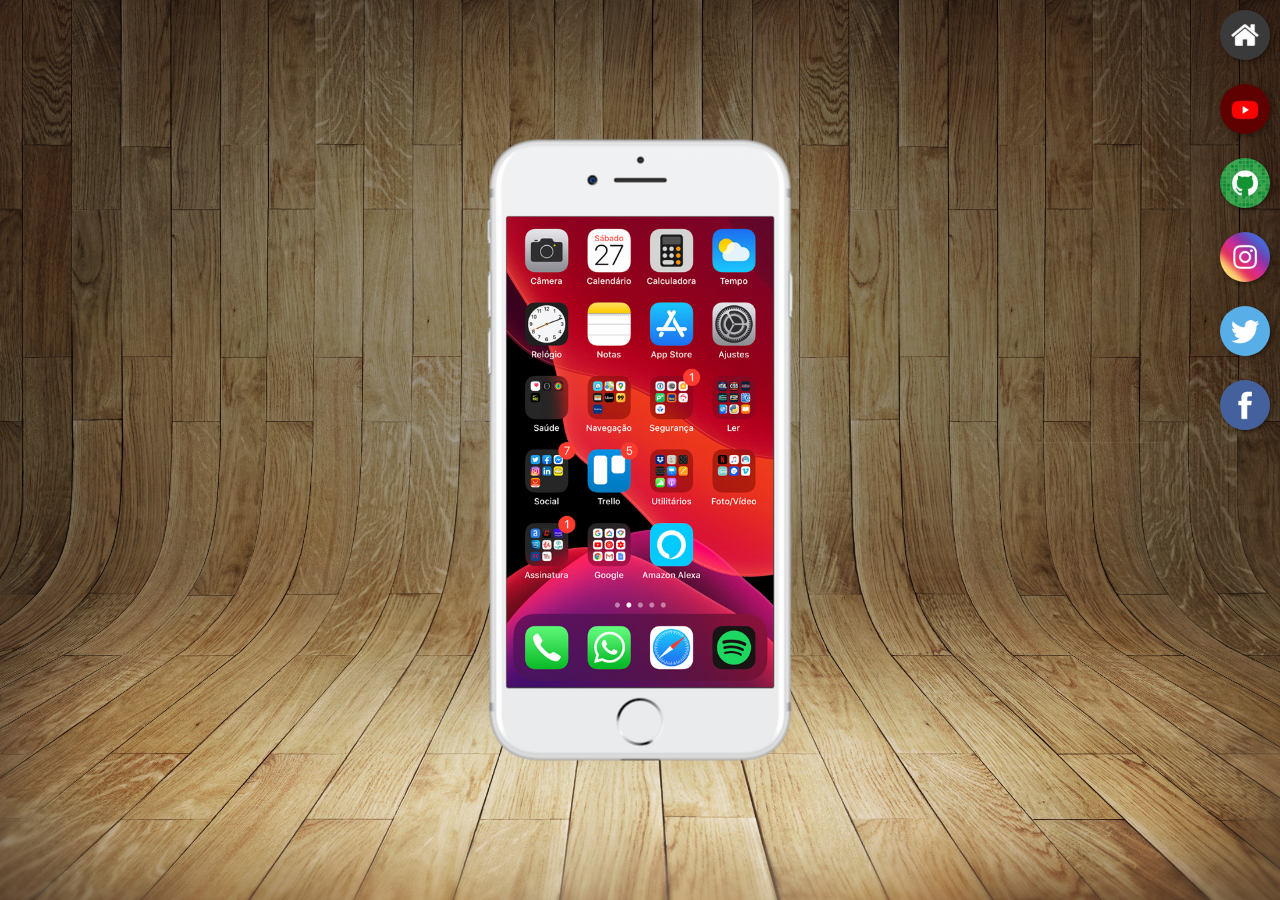
<file: index.html>
<!DOCTYPE html>
<html lang="pt-br">
<head>
    <meta charset="UTF-8">
    <meta http-equiv="X-UA-Compatible" content="IE=edge">
    <meta name="viewport" content="width=device-width, initial-scale=1.0">
    <link rel="shortcut icon" href="imagens/favicon.ico" type="image/x-icon">
    <link rel="stylesheet" href="estilos/style.css">
    <title>Projeto Redes Sociais</title>
</head>
<body>
    <main>
        <section id="celular">
            <iframe src="tela-home.html" name="frame" frameborder="0"></iframe>
        </section>
        <section id="botoes">
            <a href="tela-home.html" target="frame">
                <img src="imagens/logo-home.jpg" alt="Logo de Home">
            </a><br>
            <a href="tela-youtube.html" target="frame">
                <img src="imagens/logo-youtube.jpg" alt="Logo do Youtube">
            </a><br>
            <a href="tela-github.html" target="frame">
                <img src="imagens/logo-github.jpg" alt="Logo do GitHub">
            </a><br>
            <a href="tela-instagram.html" target="frame">
                <img src="imagens/logo-instagram.jpg" alt="Logo do Instagram">
            </a><br>
            <a href="tela-twitter.html" target="frame">
                <img src="imagens/logo-twitter.jpg" alt="Logo do Twitter">
            </a><br>
            <a href="tela-facebook.html" target="frame">
                <img src="imagens/logo-facebook.jpg" alt="Logo do Facebook">
            </a>
        </section>
    </main>
</body>
</html>
</file>
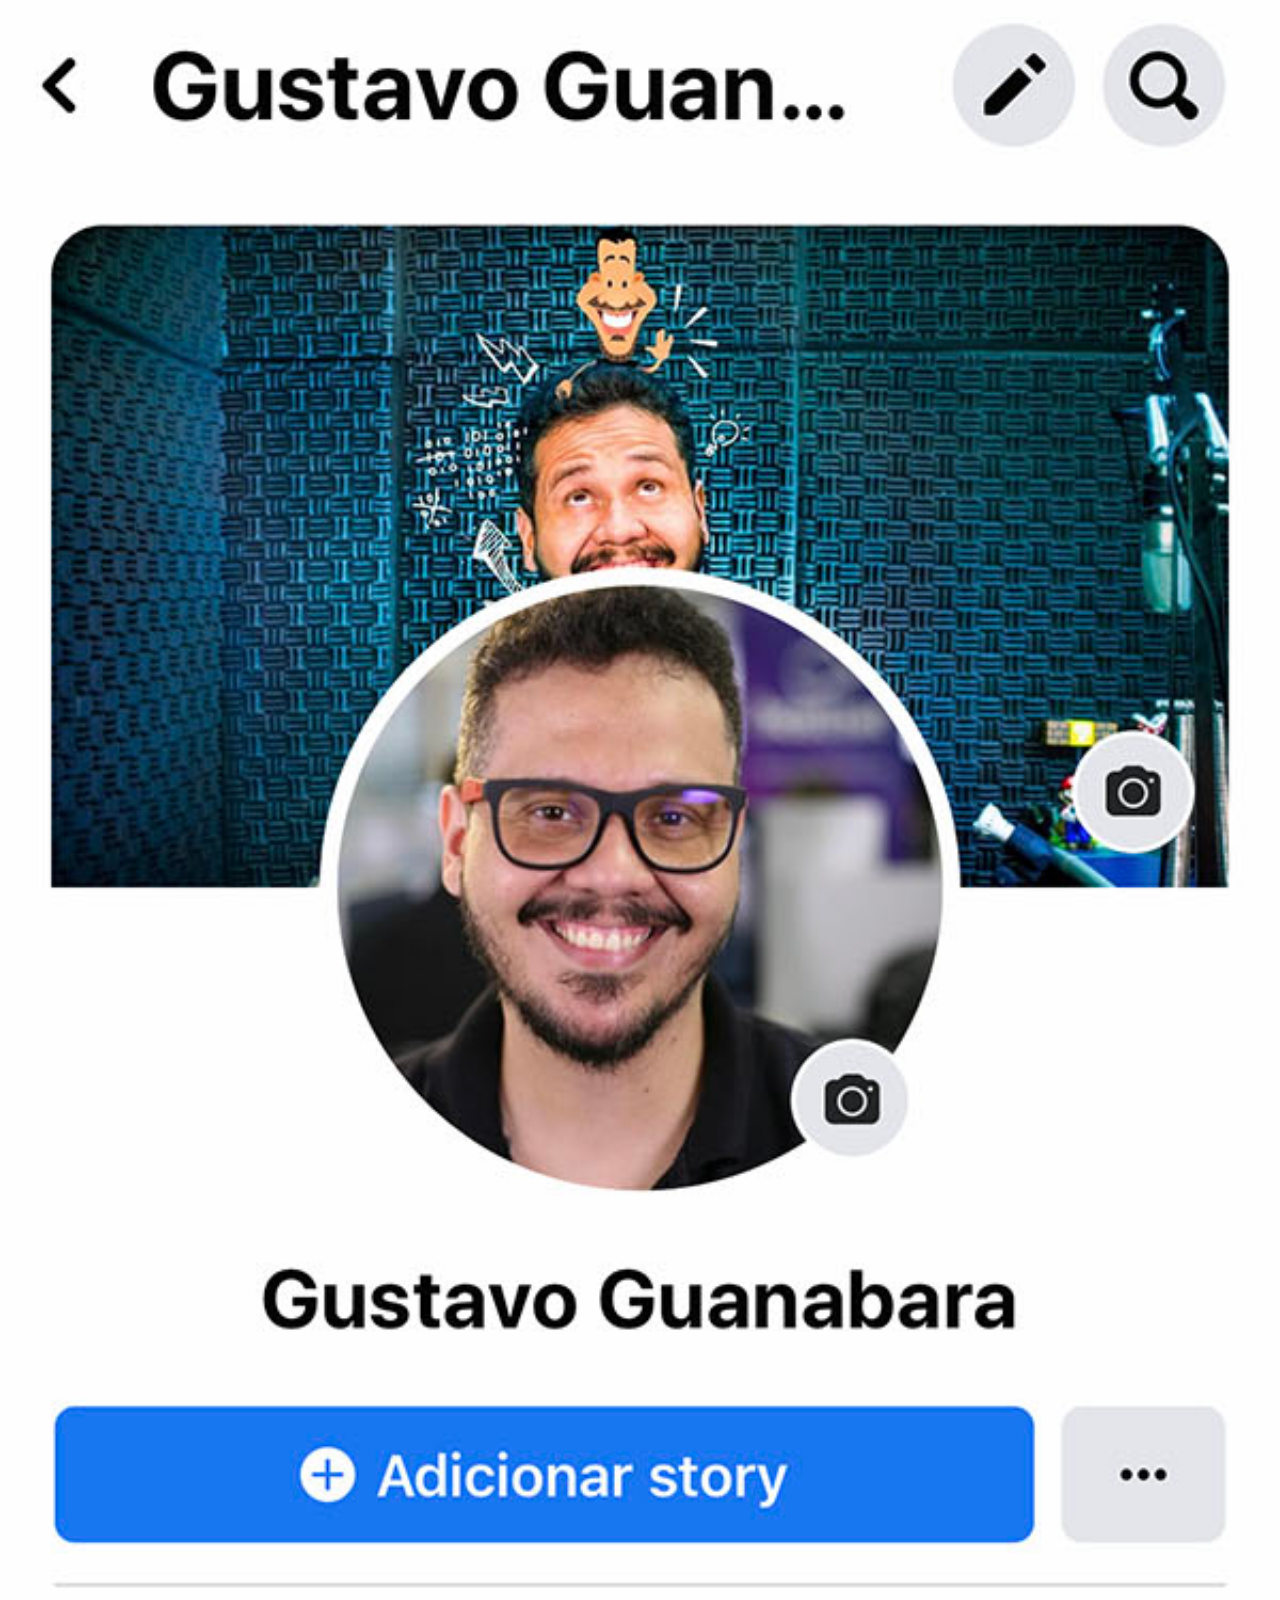
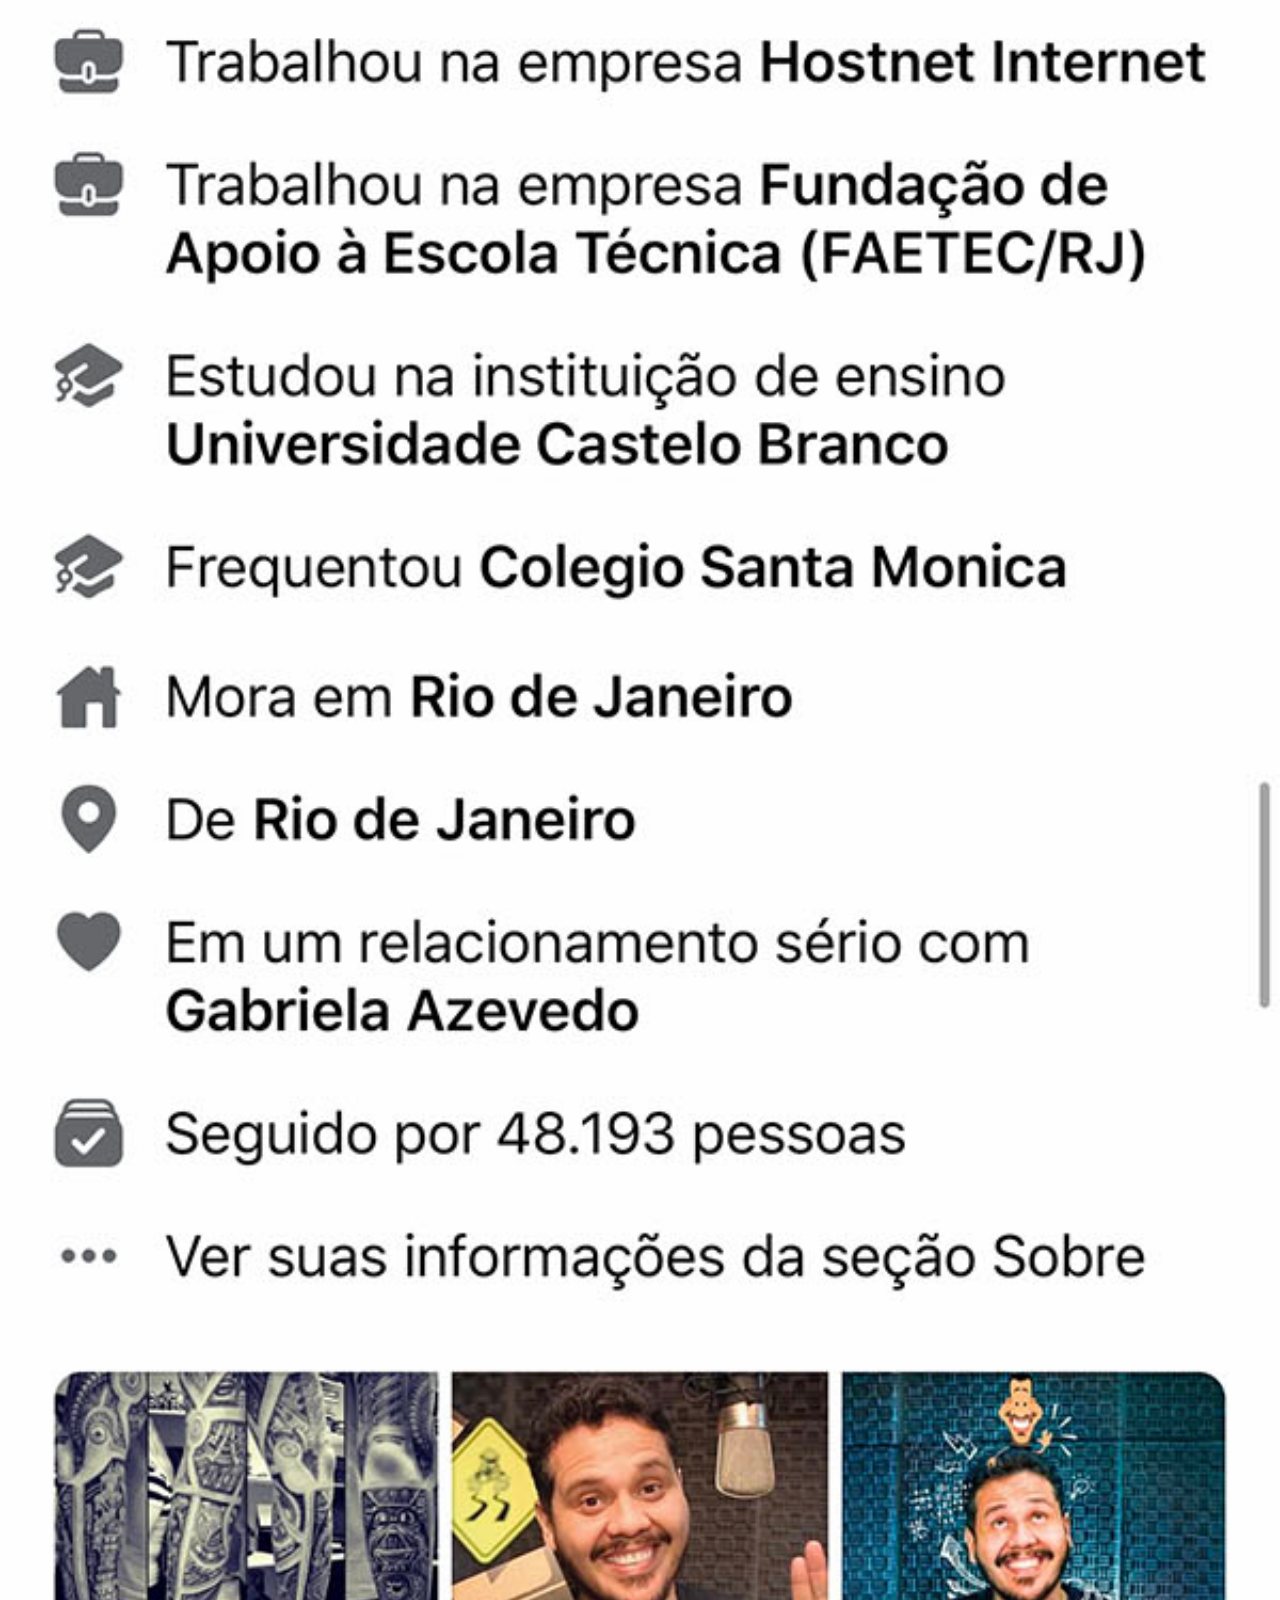
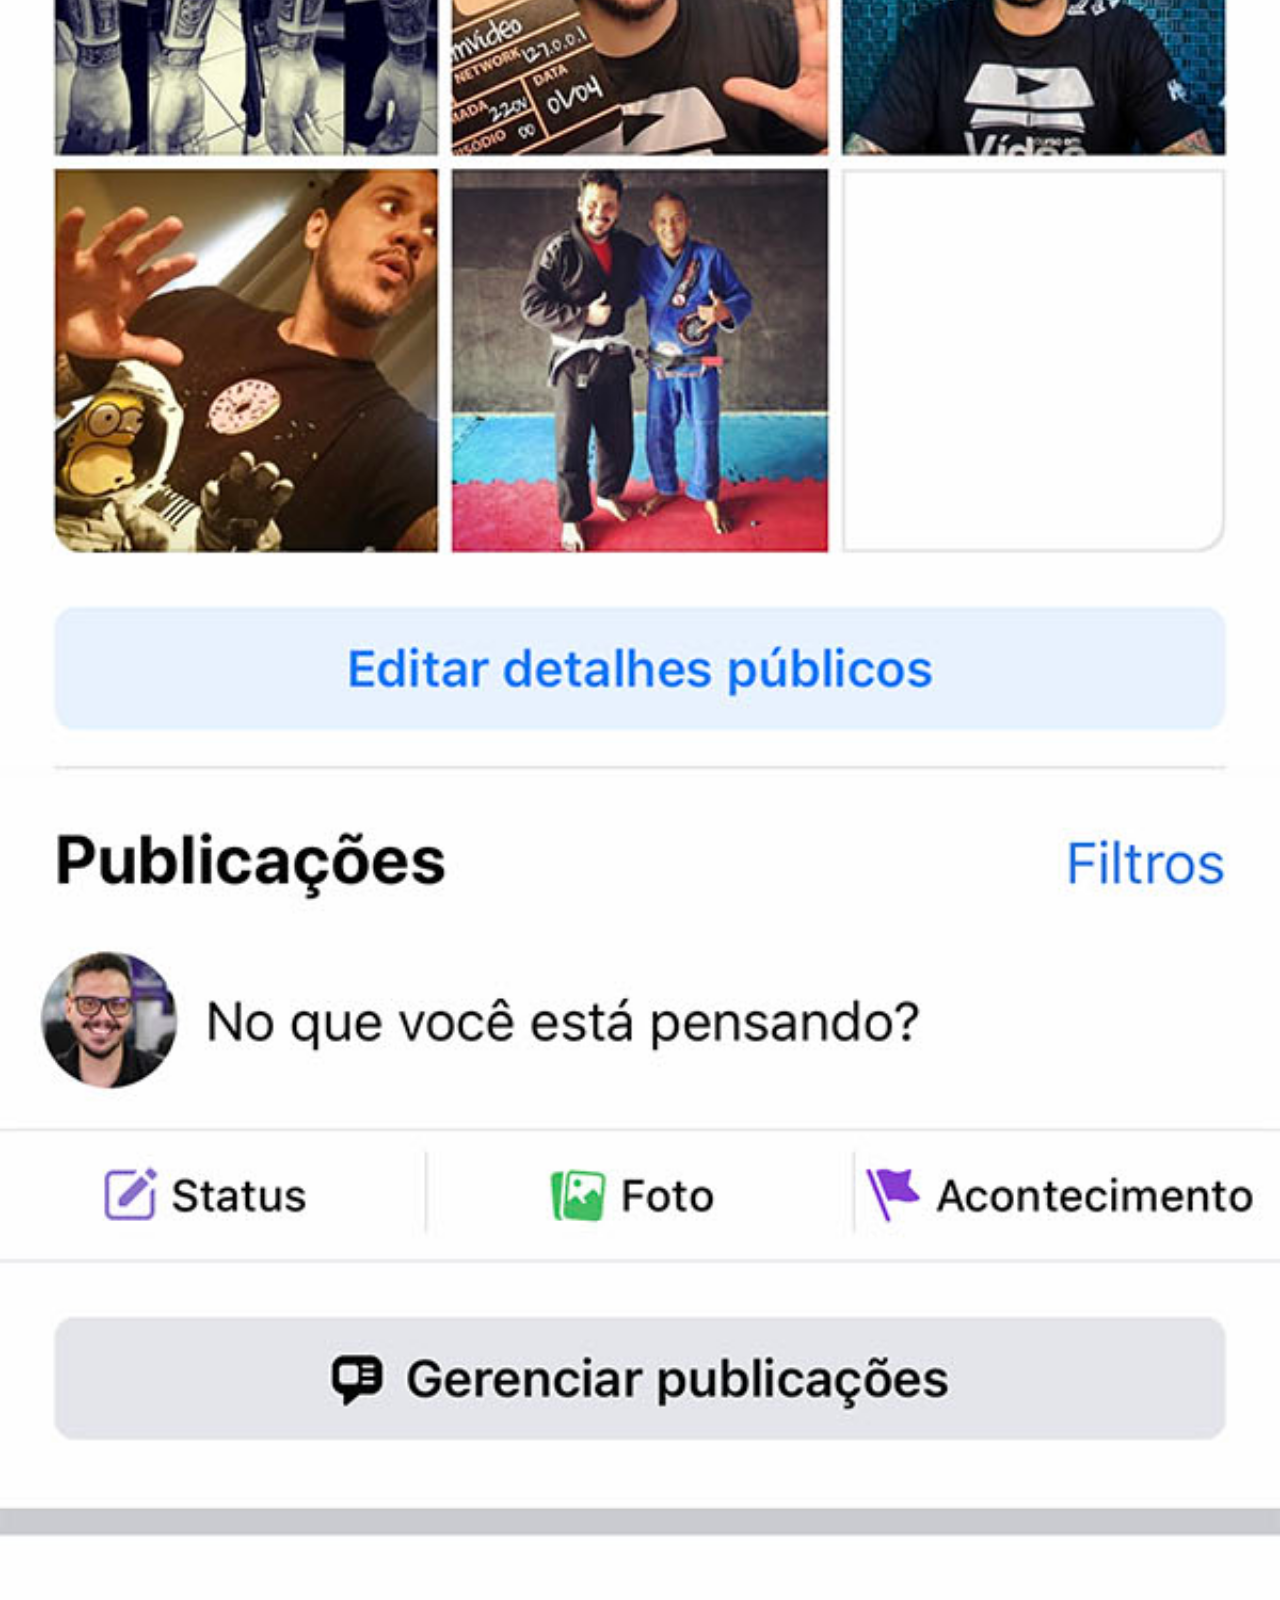
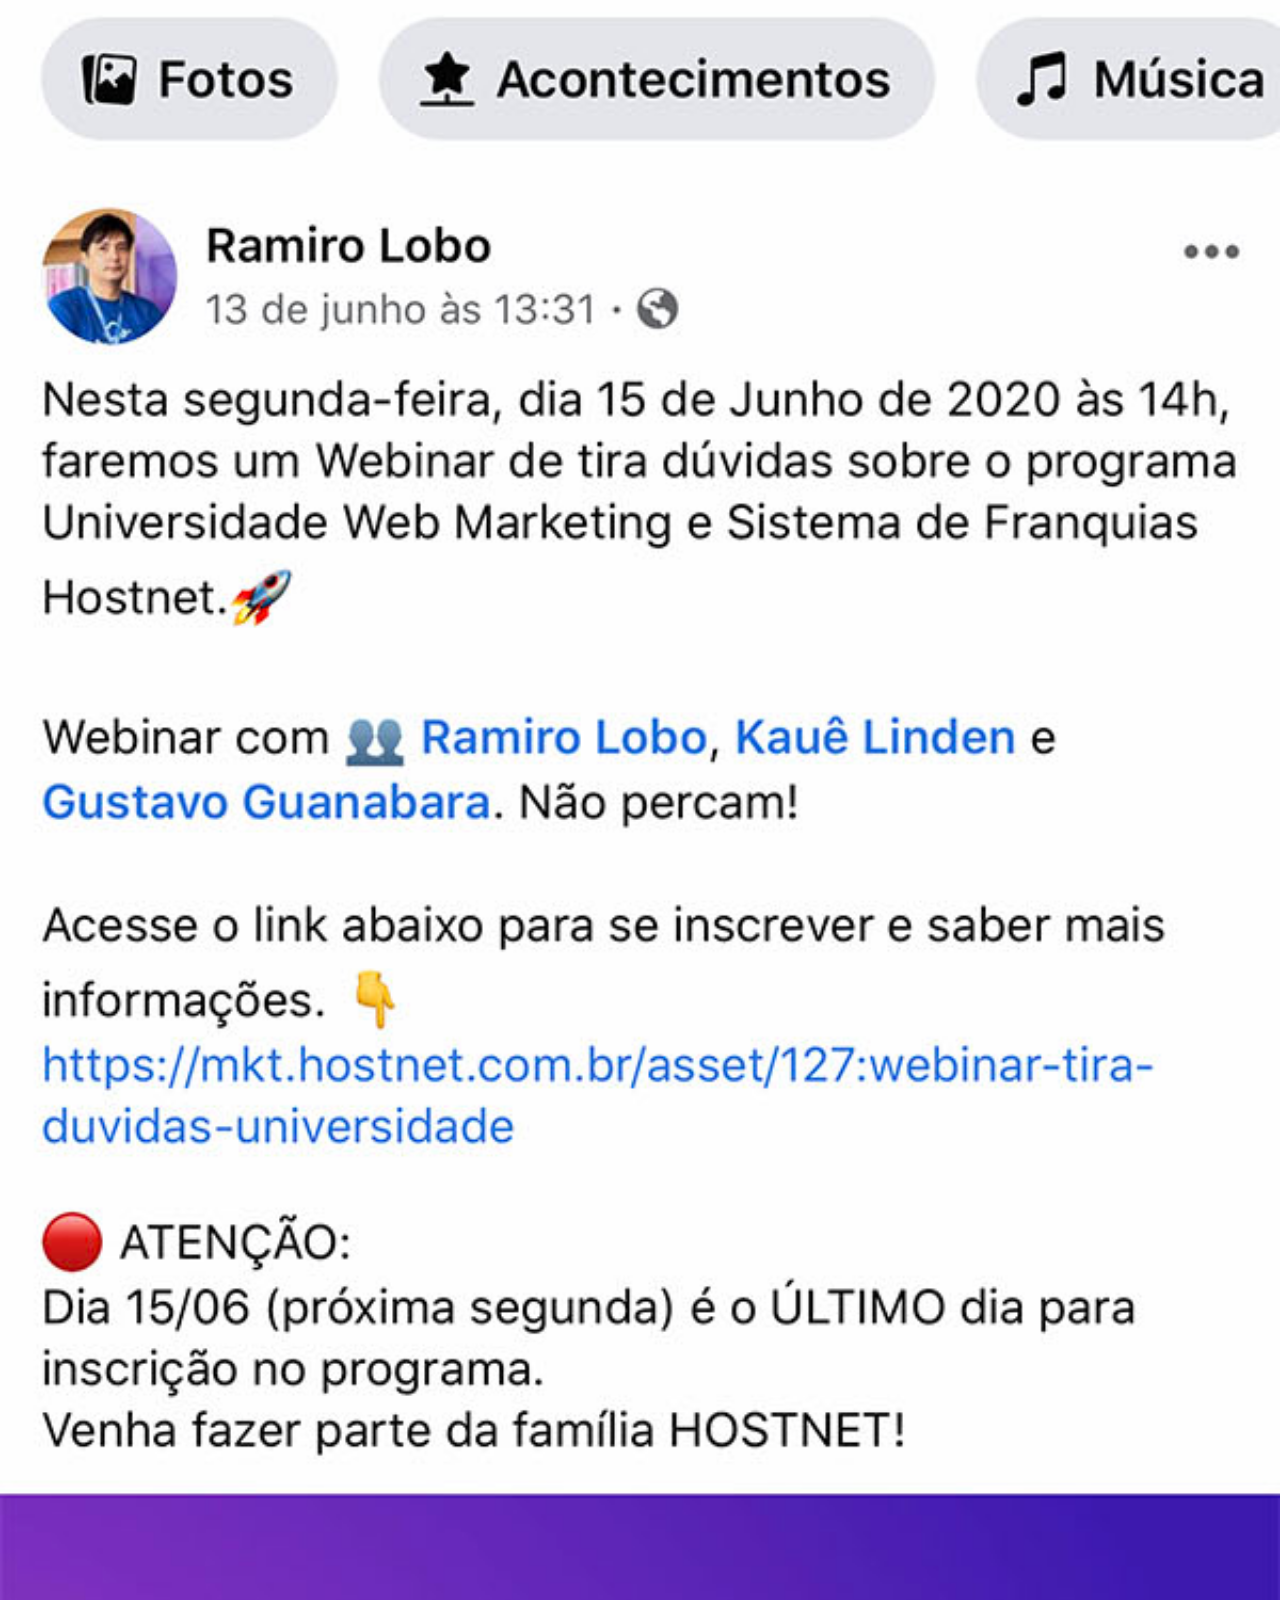
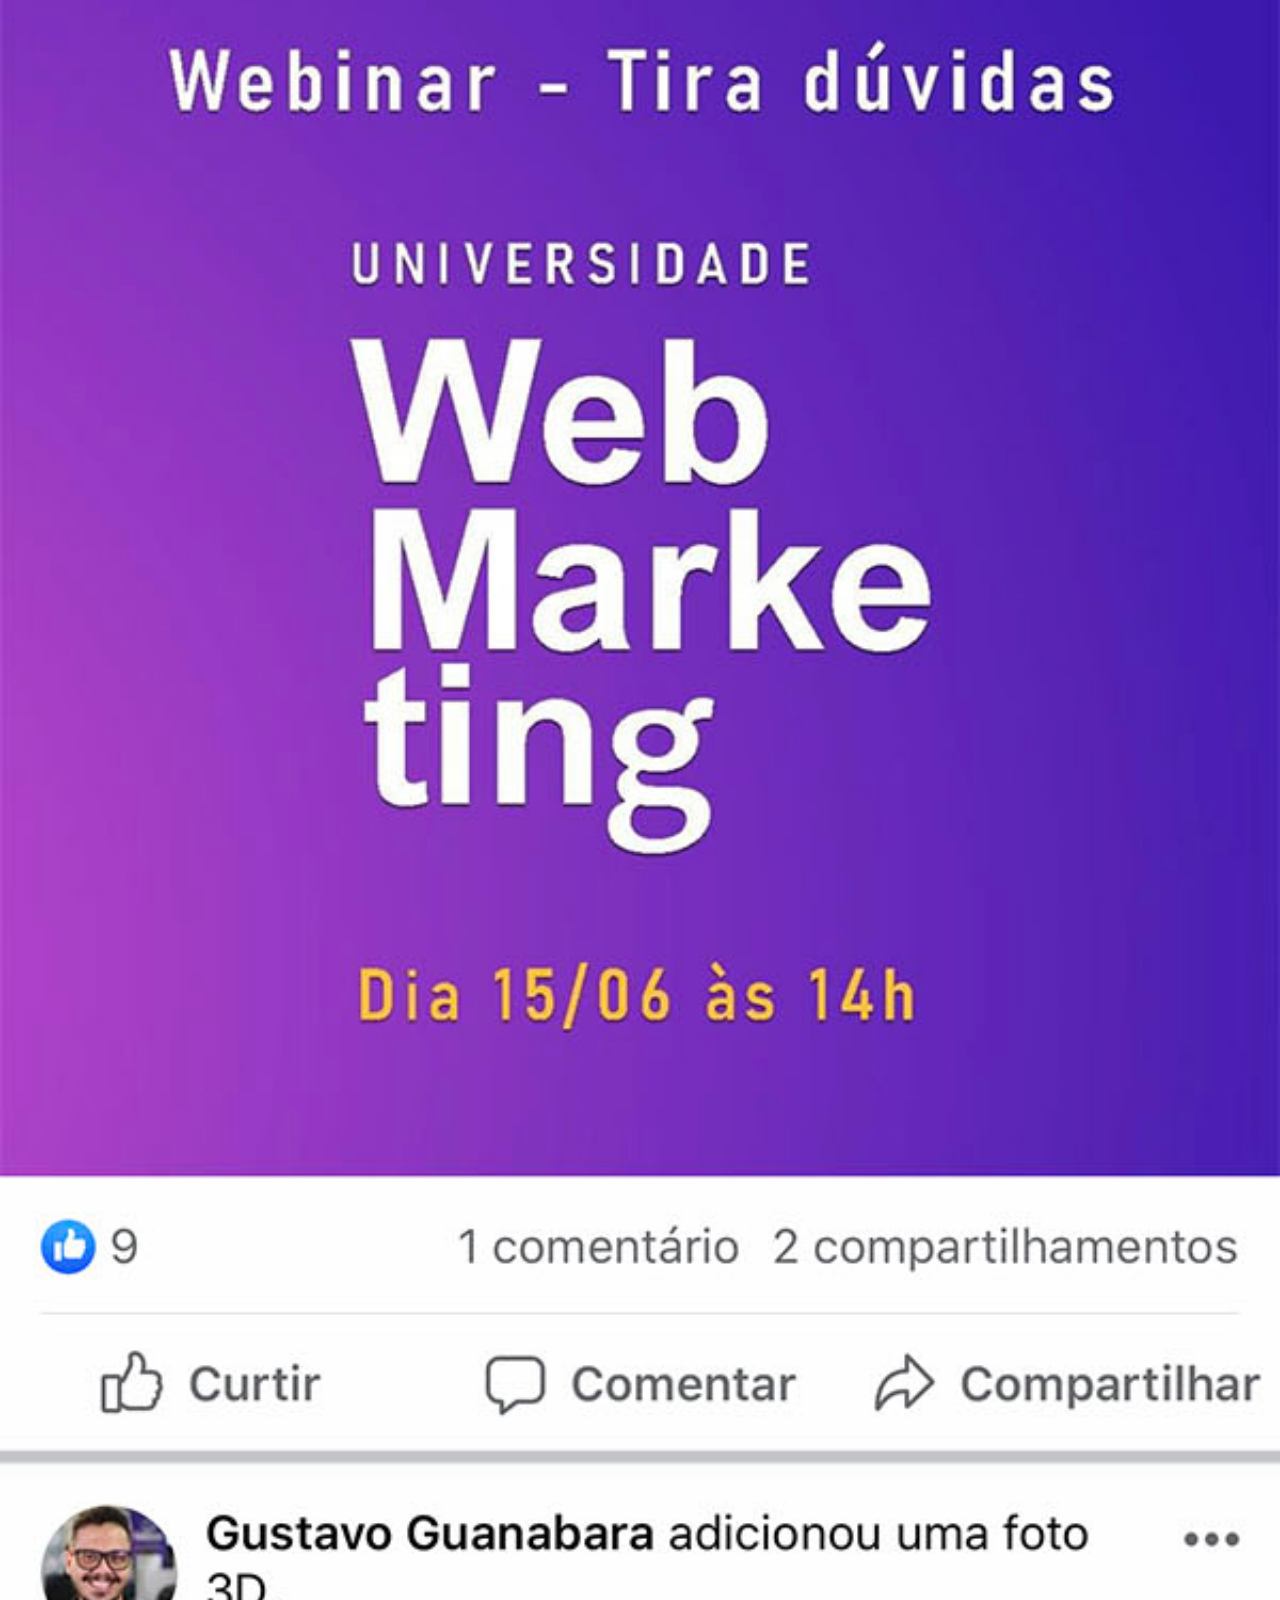
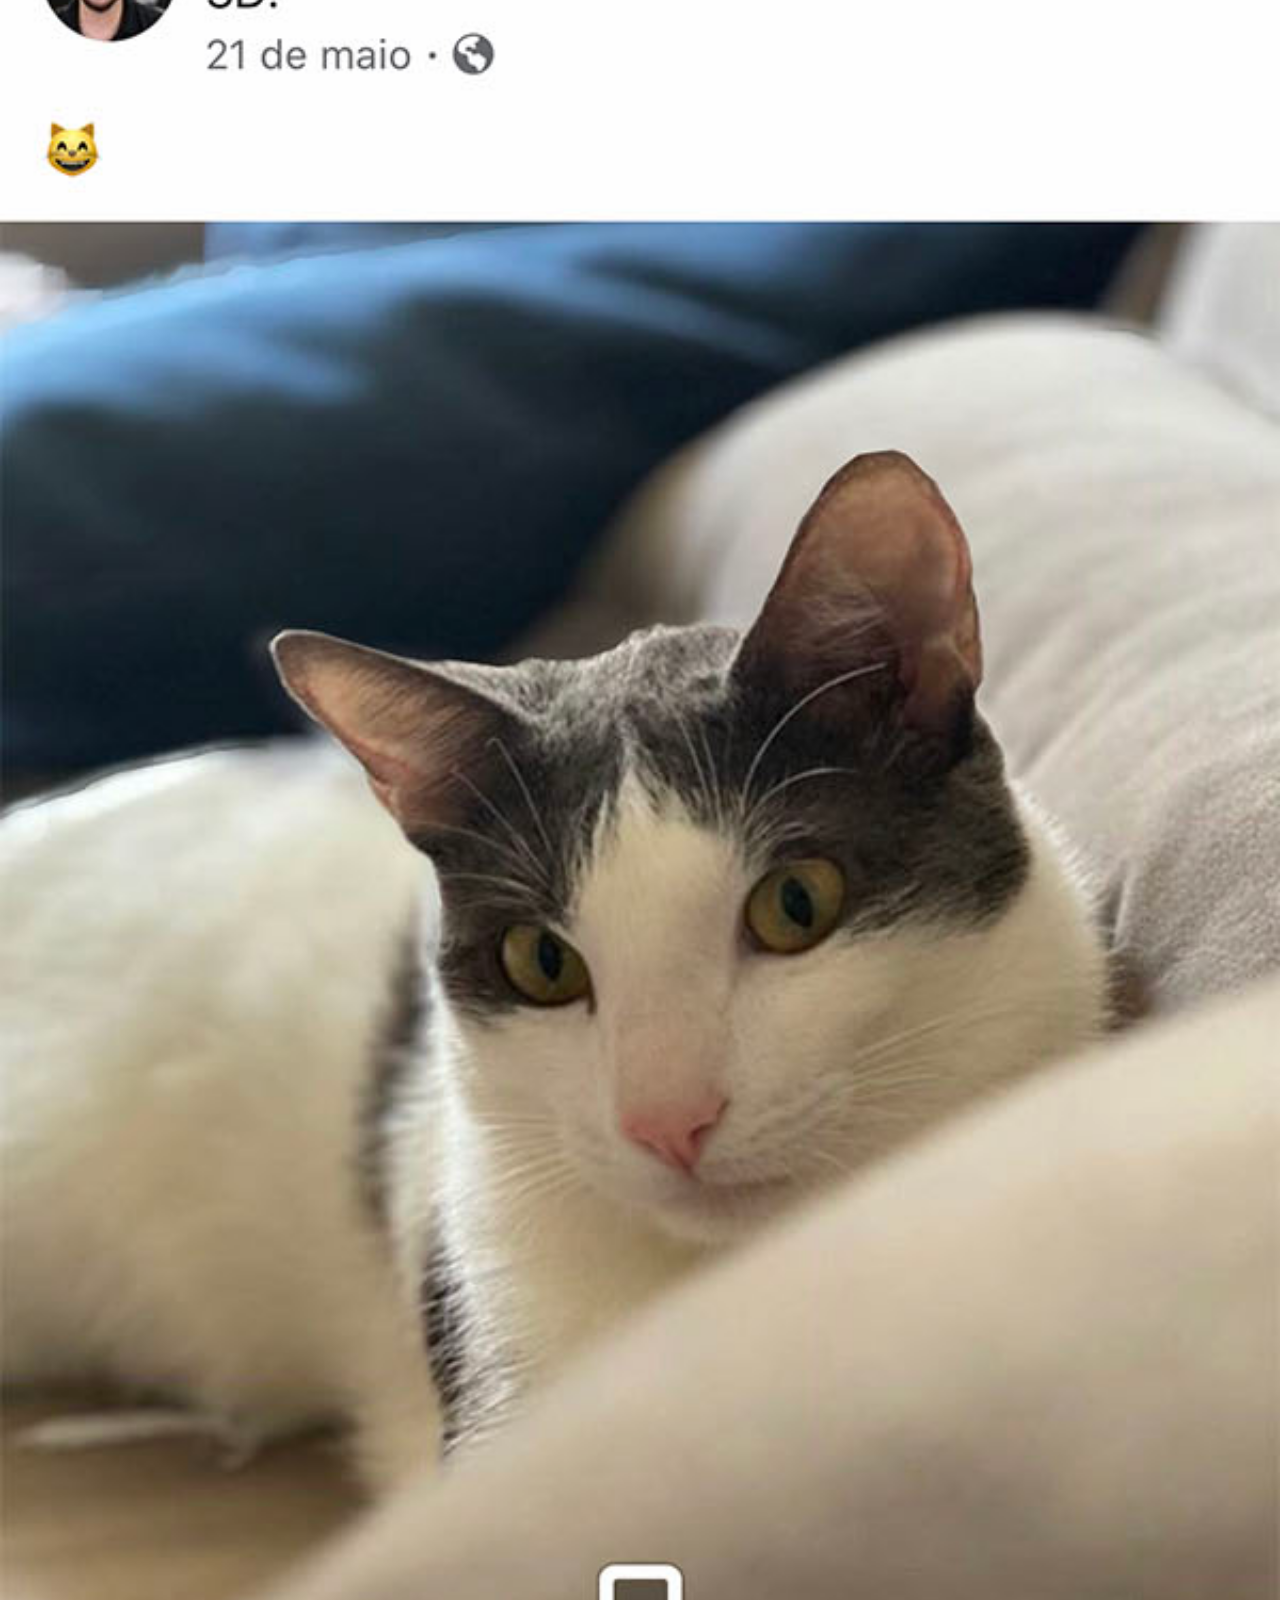
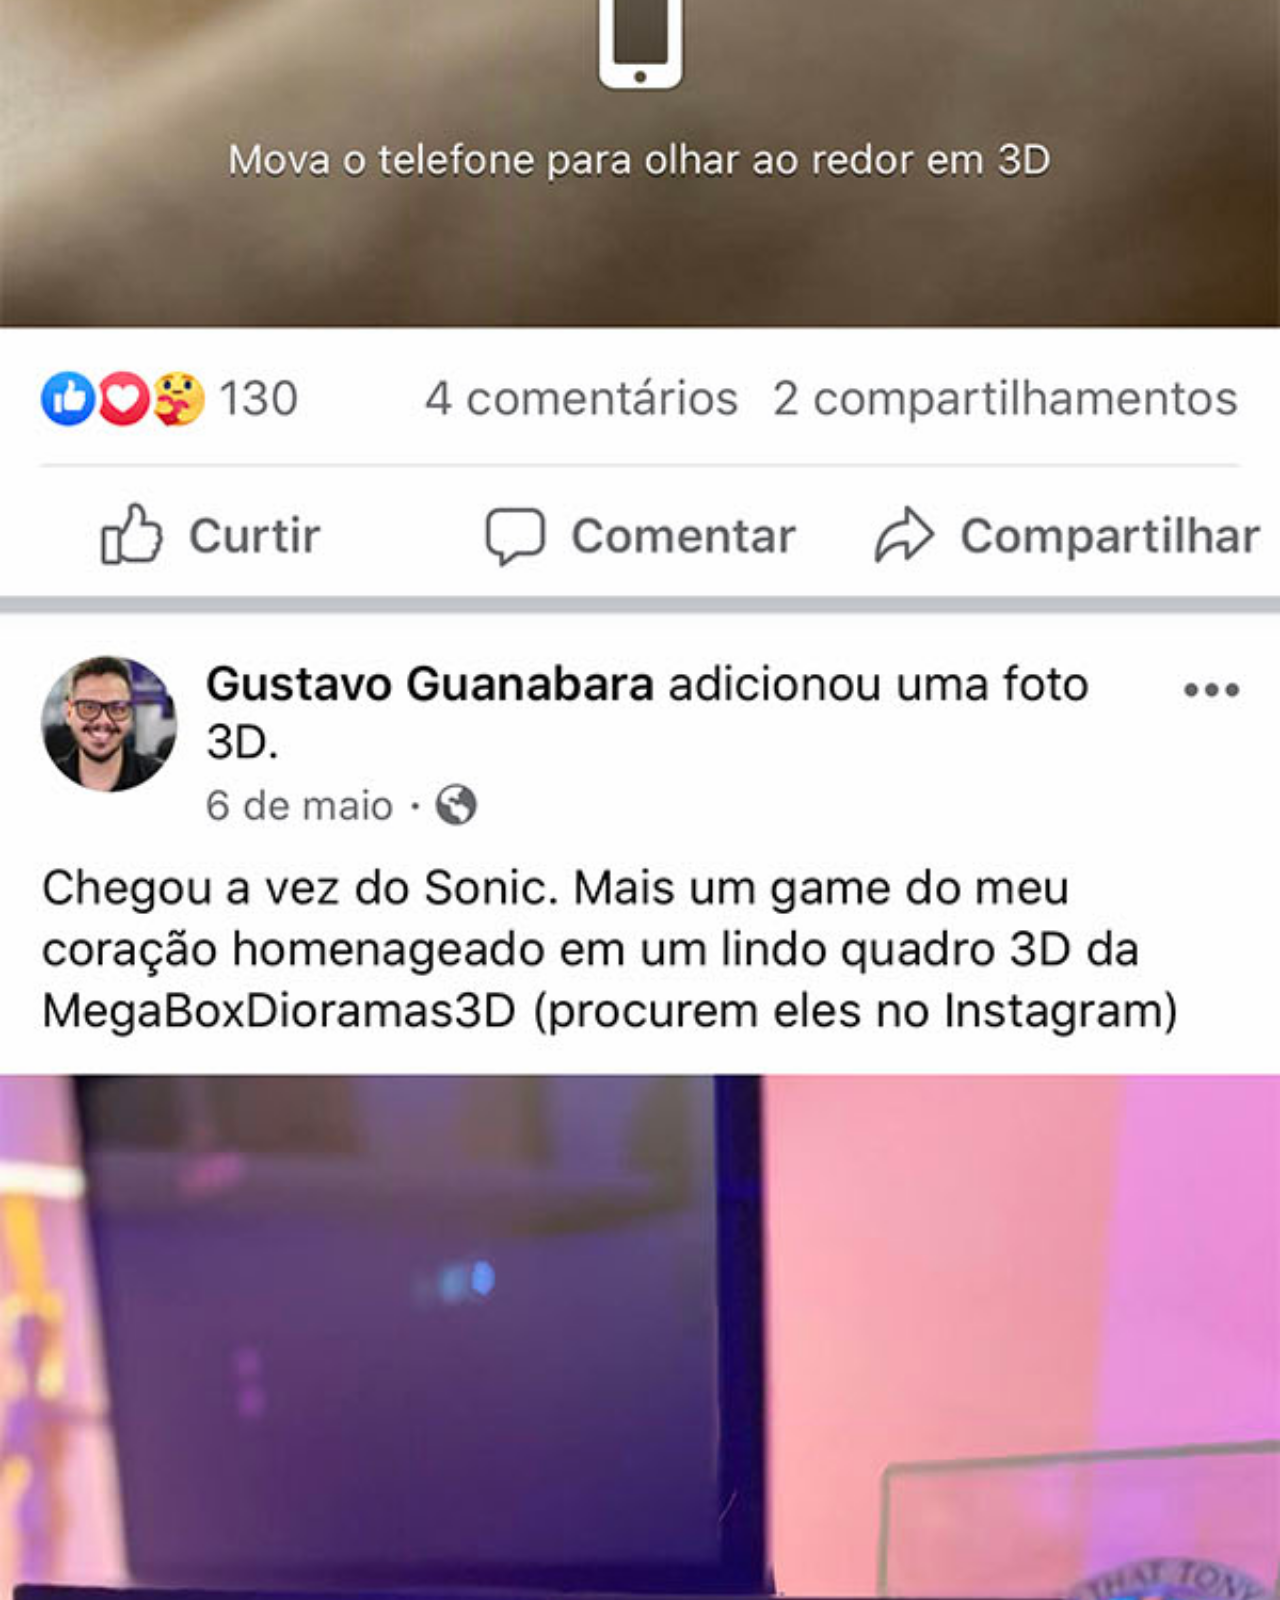
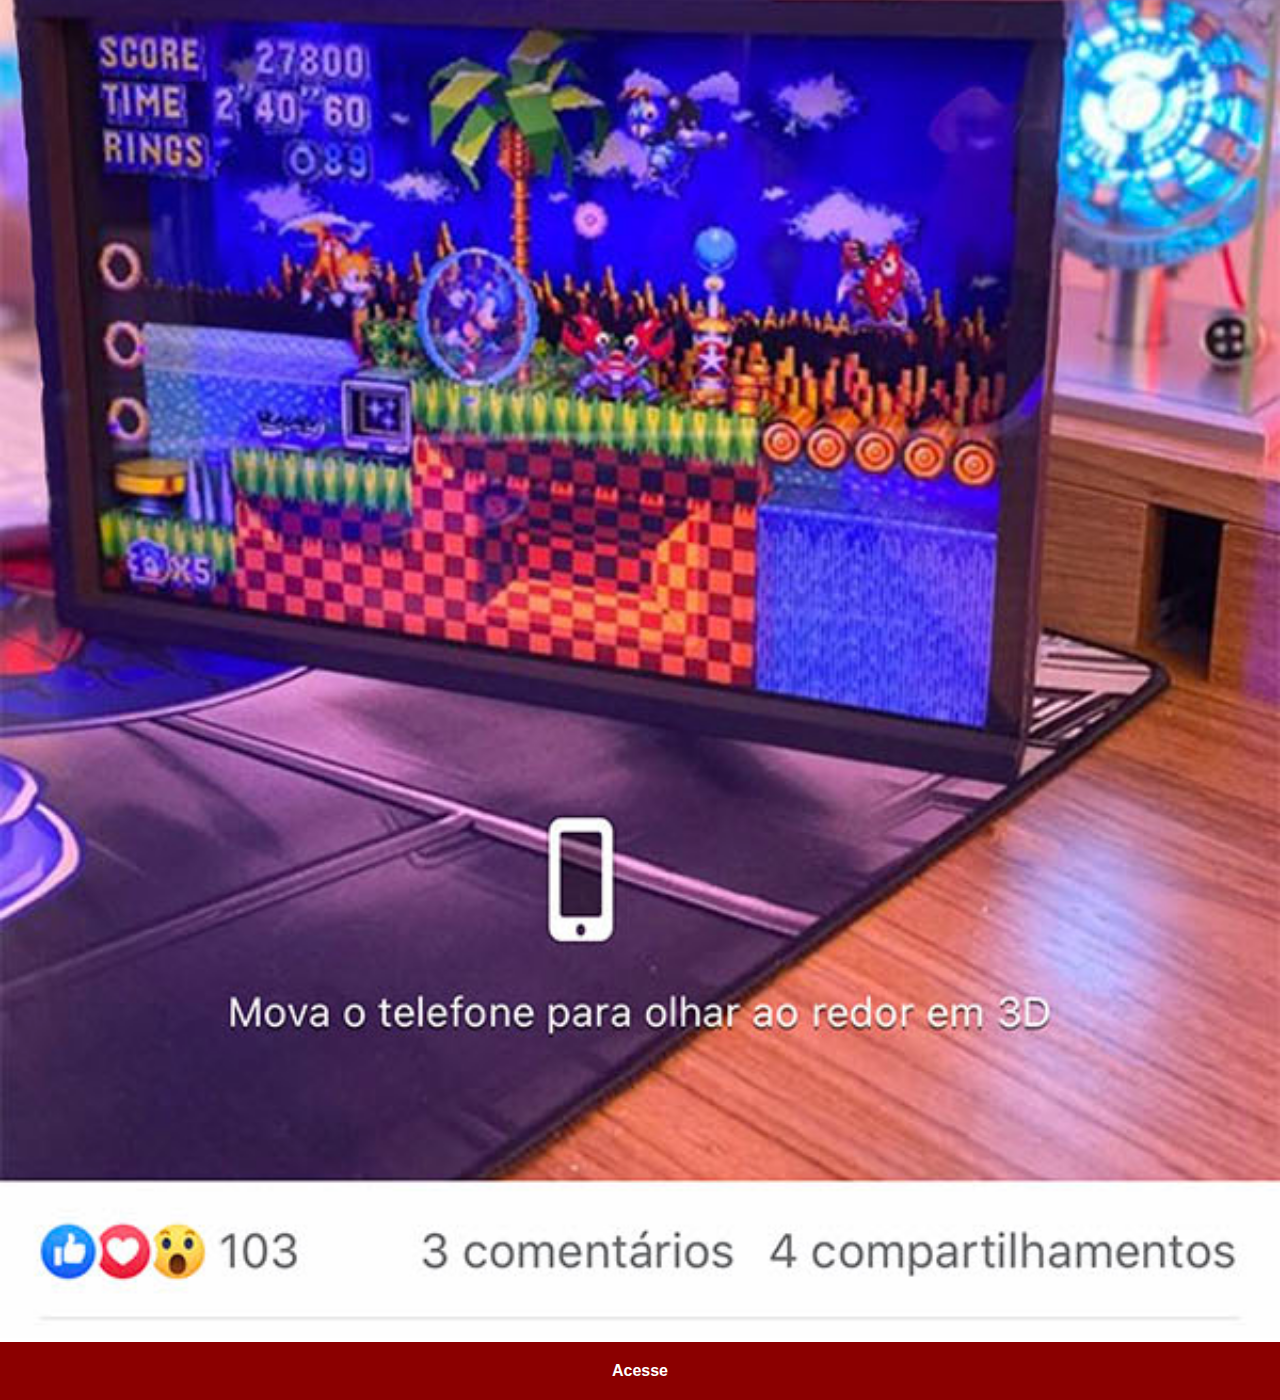
<file: tela-facebook.html>
<!DOCTYPE html>
<html lang="en">
<head>
    <meta charset="UTF-8">
    <meta http-equiv="X-UA-Compatible" content="IE=edge">
    <meta name="viewport" content="width=device-width, initial-scale=1.0">
    <link rel="stylesheet" href="estilos/social.css">
    <title>Tela Facebook</title>
</head>
<body>
    <img src="imagens/tela-facebook.jpg" alt="">
    <a href="https://web.facebook.com/gustavoguanabara/?locale=pt_BR&_rdc=1&_rdr" target="_blank">Acesse </a>
</body>
</html>
</file>
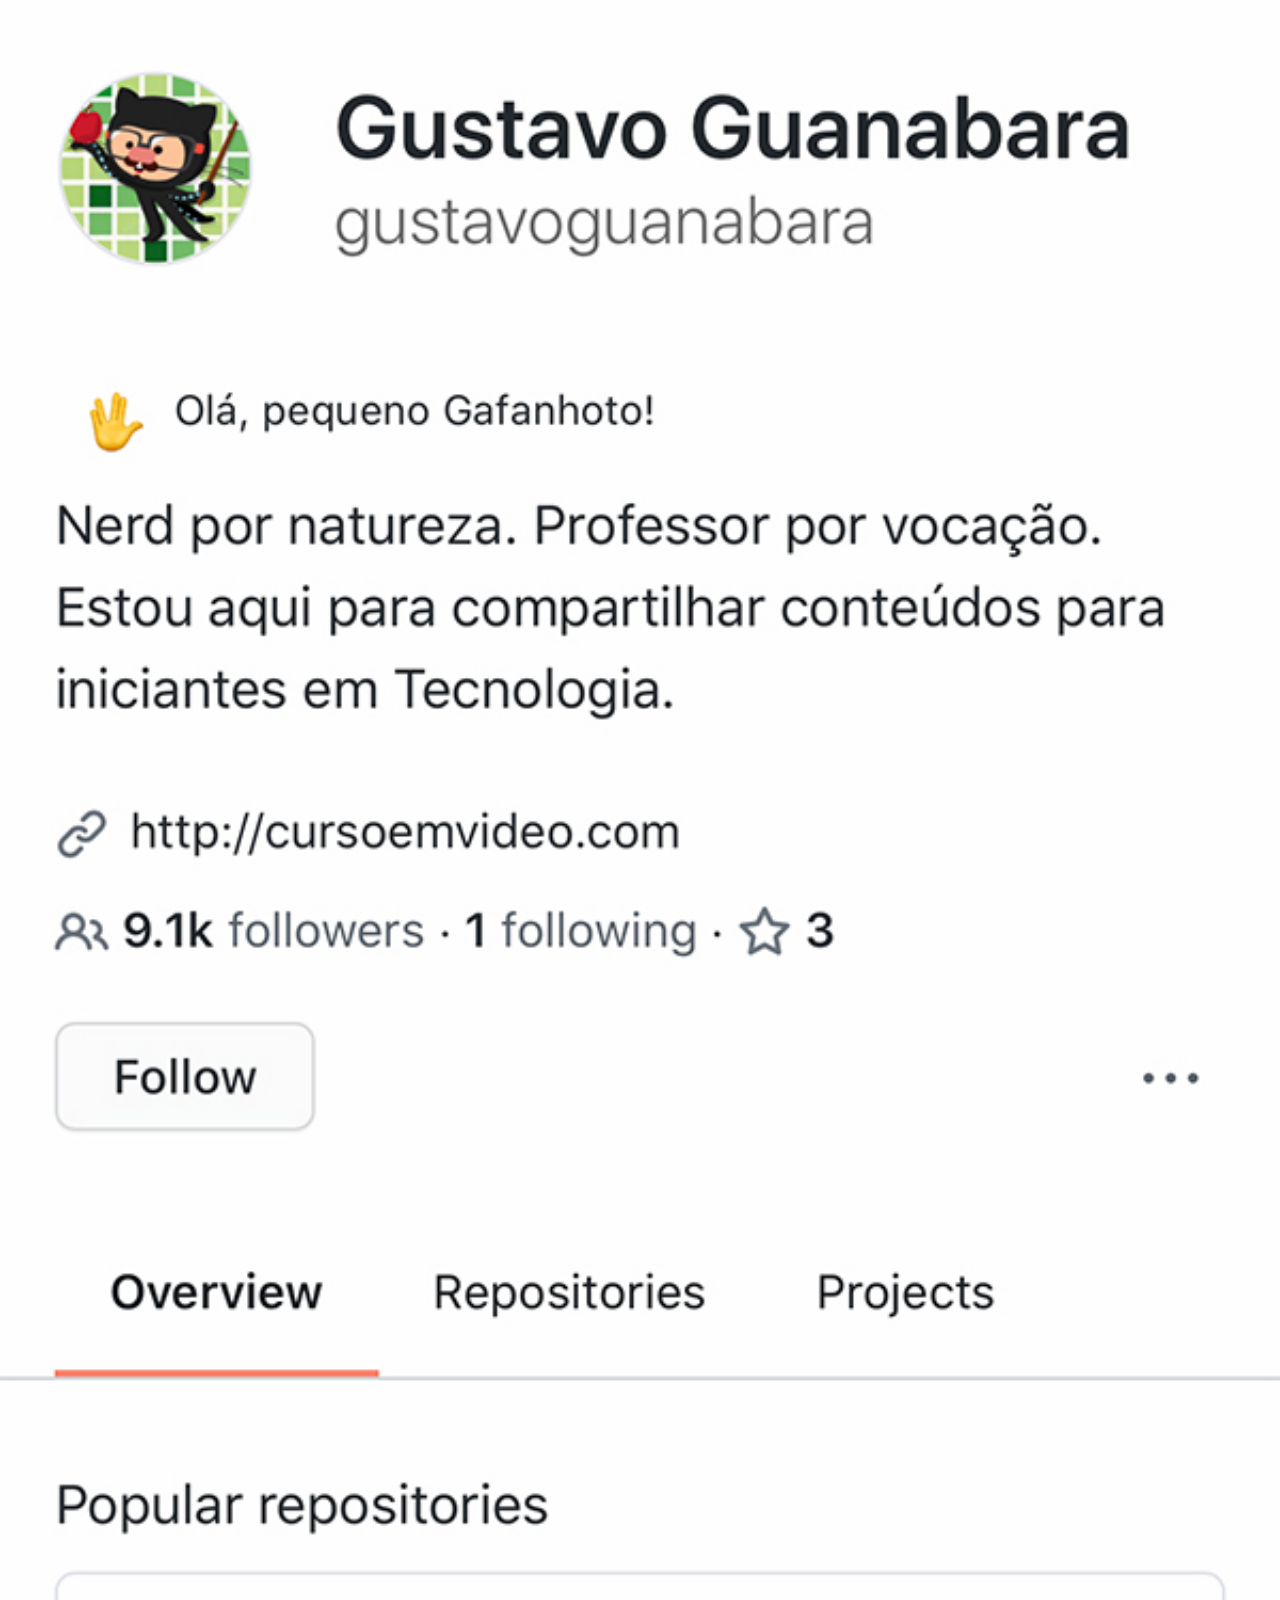
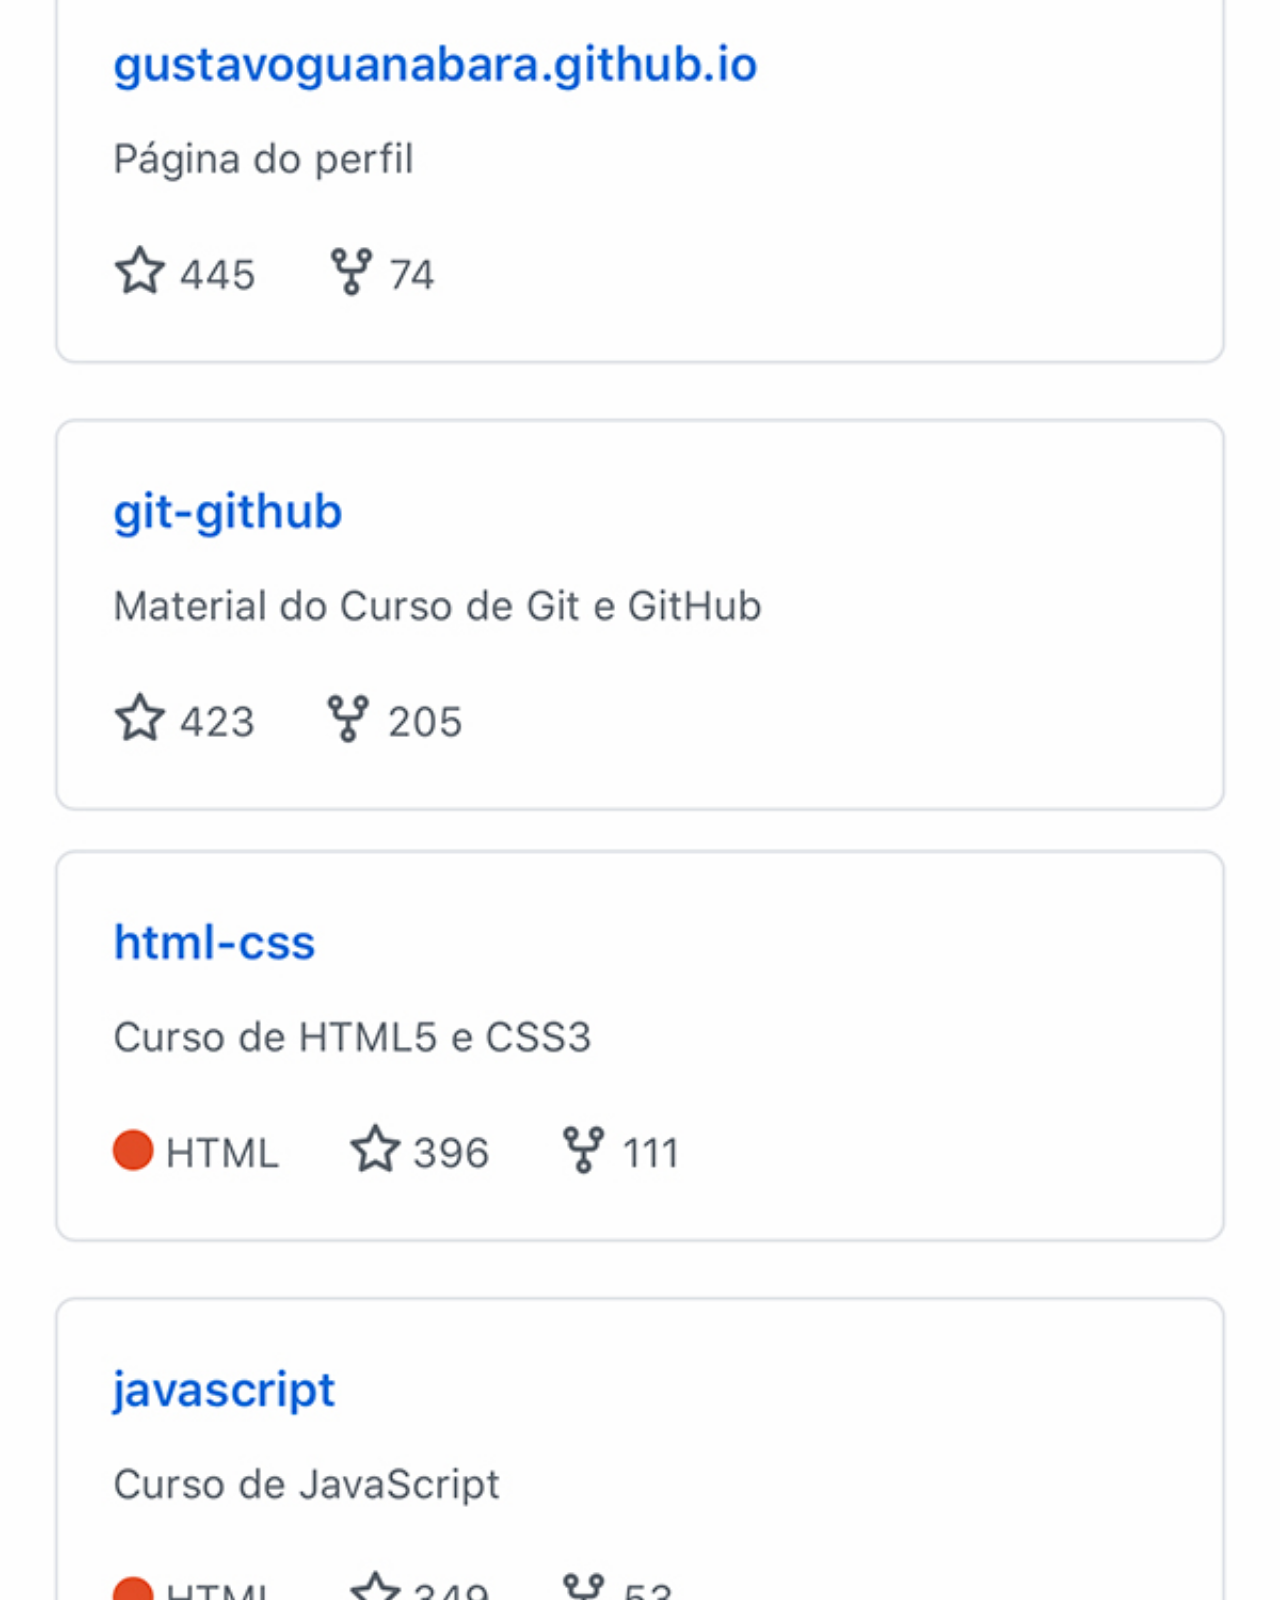
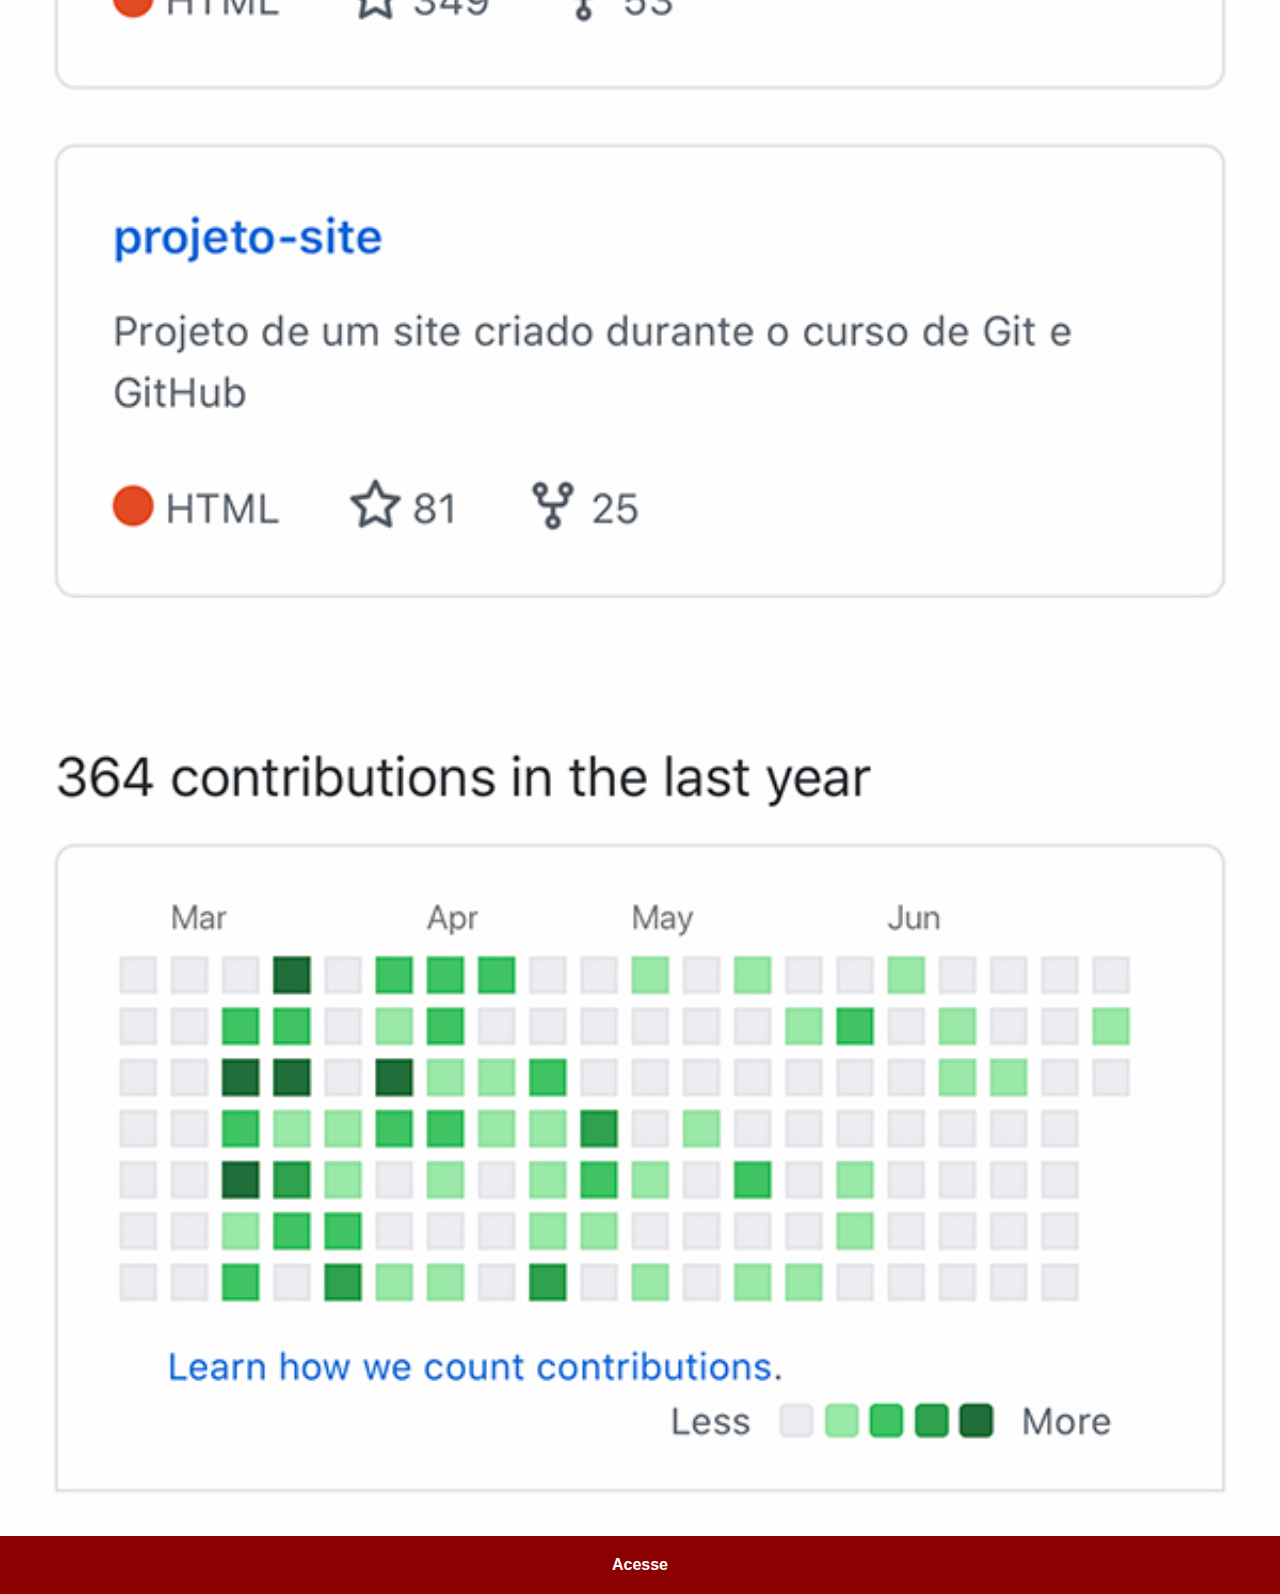
<file: tela-github.html>
<!DOCTYPE html>
<html lang="en">
<head>
    <meta charset="UTF-8">
    <meta http-equiv="X-UA-Compatible" content="IE=edge">
    <meta name="viewport" content="width=device-width, initial-scale=1.0">
    <link rel="stylesheet" href="estilos/social.css">
    <title>Tela Github</title>
</head>
<body>
    <img src="imagens/tela-github.jpg" alt="">
    <a href="https://github.com/gustavoguanabara" target="_blank">Acesse </a>
</body>
</html>
</file>
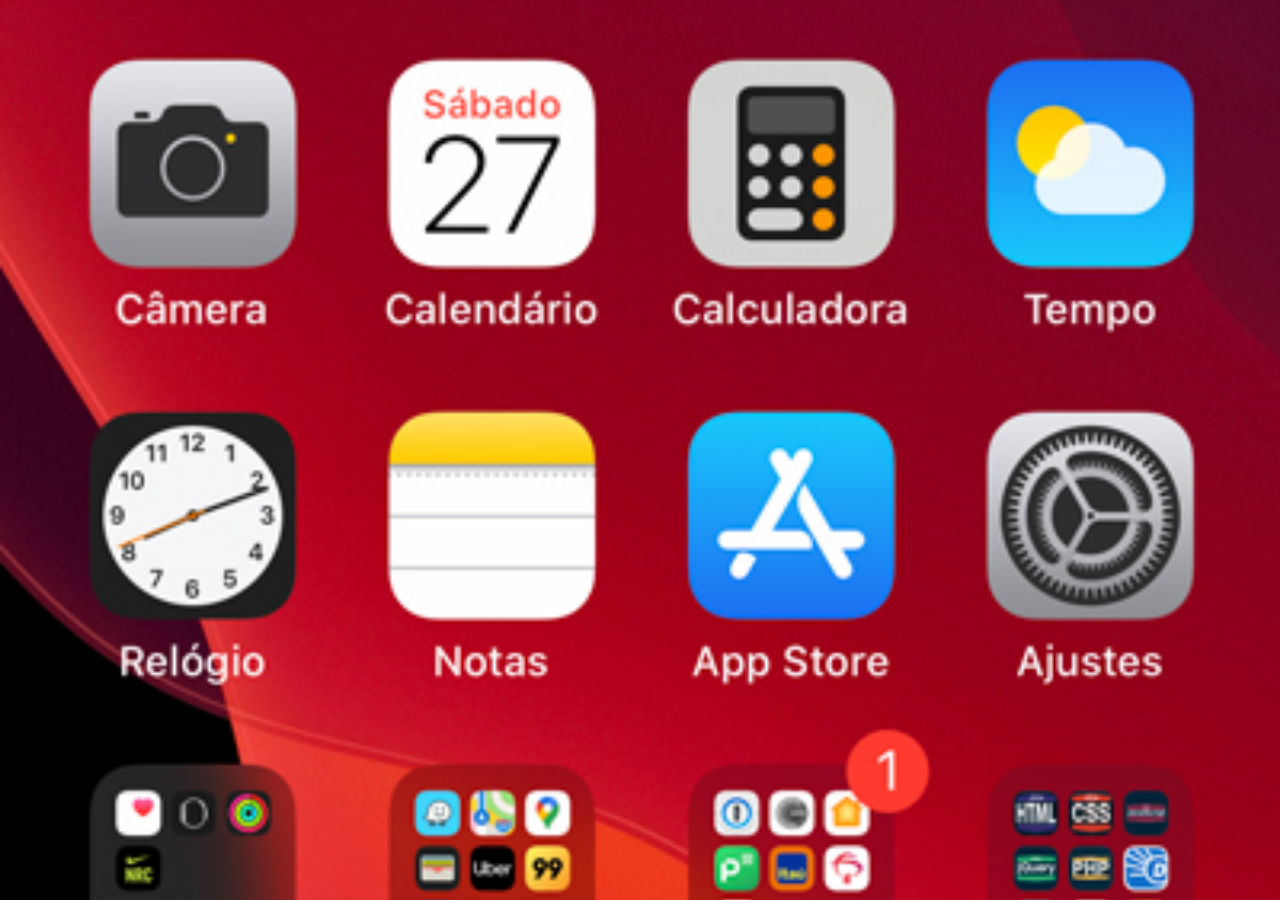
<file: tela-home.html>
<!DOCTYPE html>
<html lang="pt-br">
<head>
    <meta charset="UTF-8">
    <meta http-equiv="X-UA-Compatible" content="IE=edge">
    <meta name="viewport" content="width=device-width, initial-scale=1.0">
    <title>Tela Home</title>
    <style>
        *{
            margin:0px;
            padding:0px;
        }

        body{
           width: 100vw; 
           height: 100vh;
           background-image: url(imagens/tela-home.jpg);
           background-repeat: no-repeat;
           background-position: top center;
           background-size: cover;
        }
    </style>
</head>
<body>
    
</body>
</html>
</file>
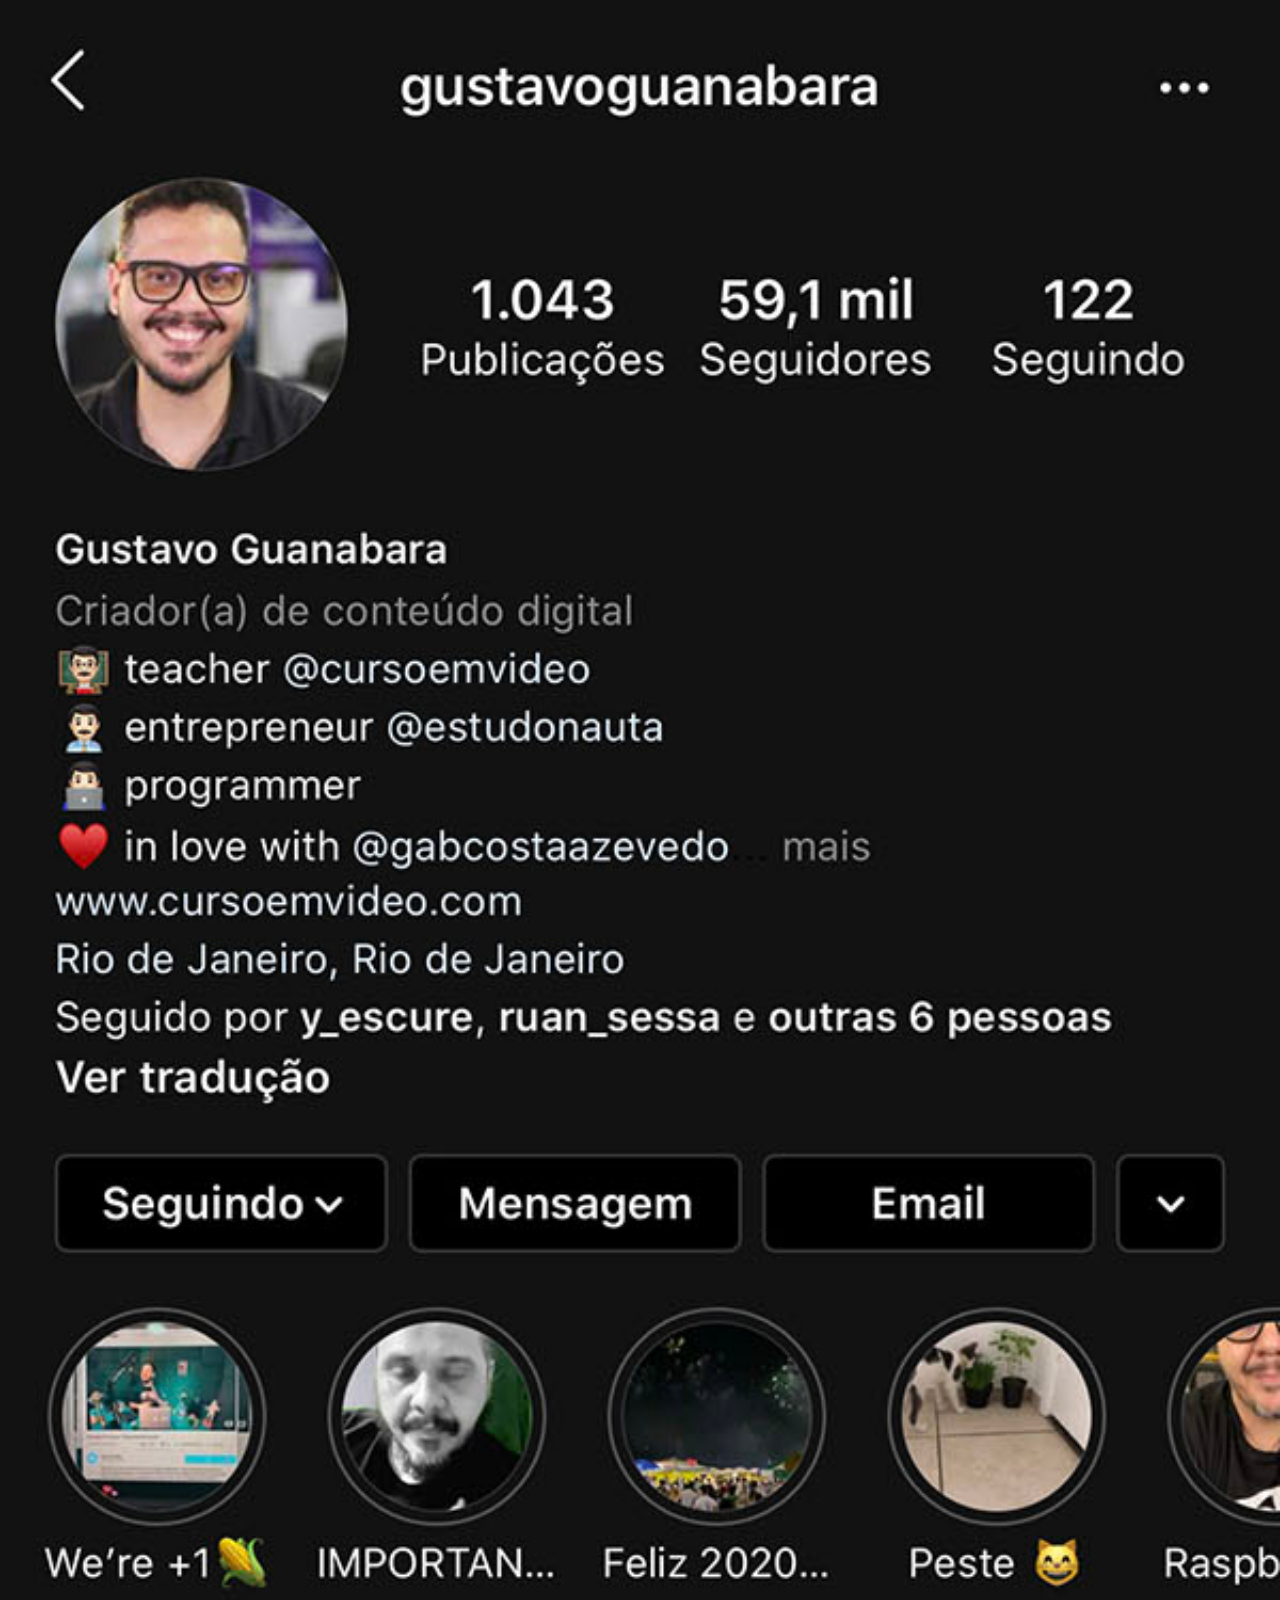
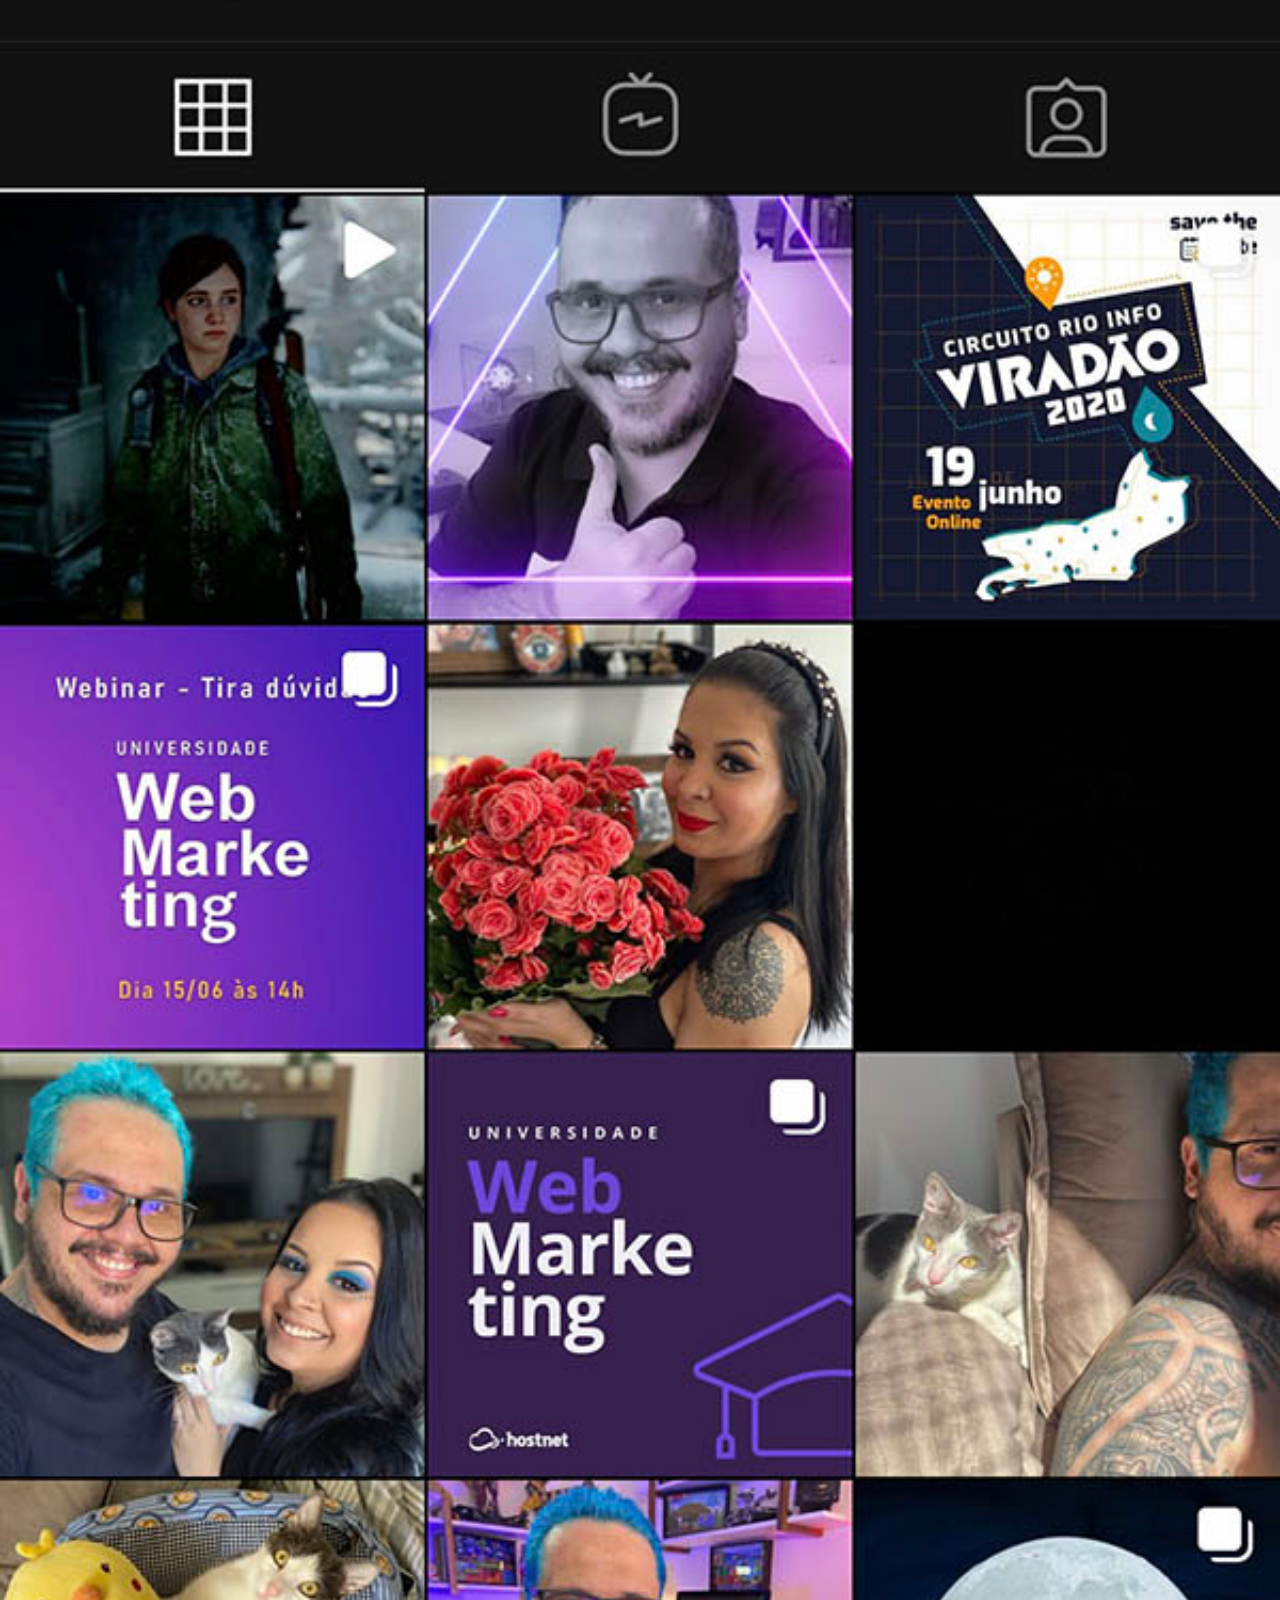
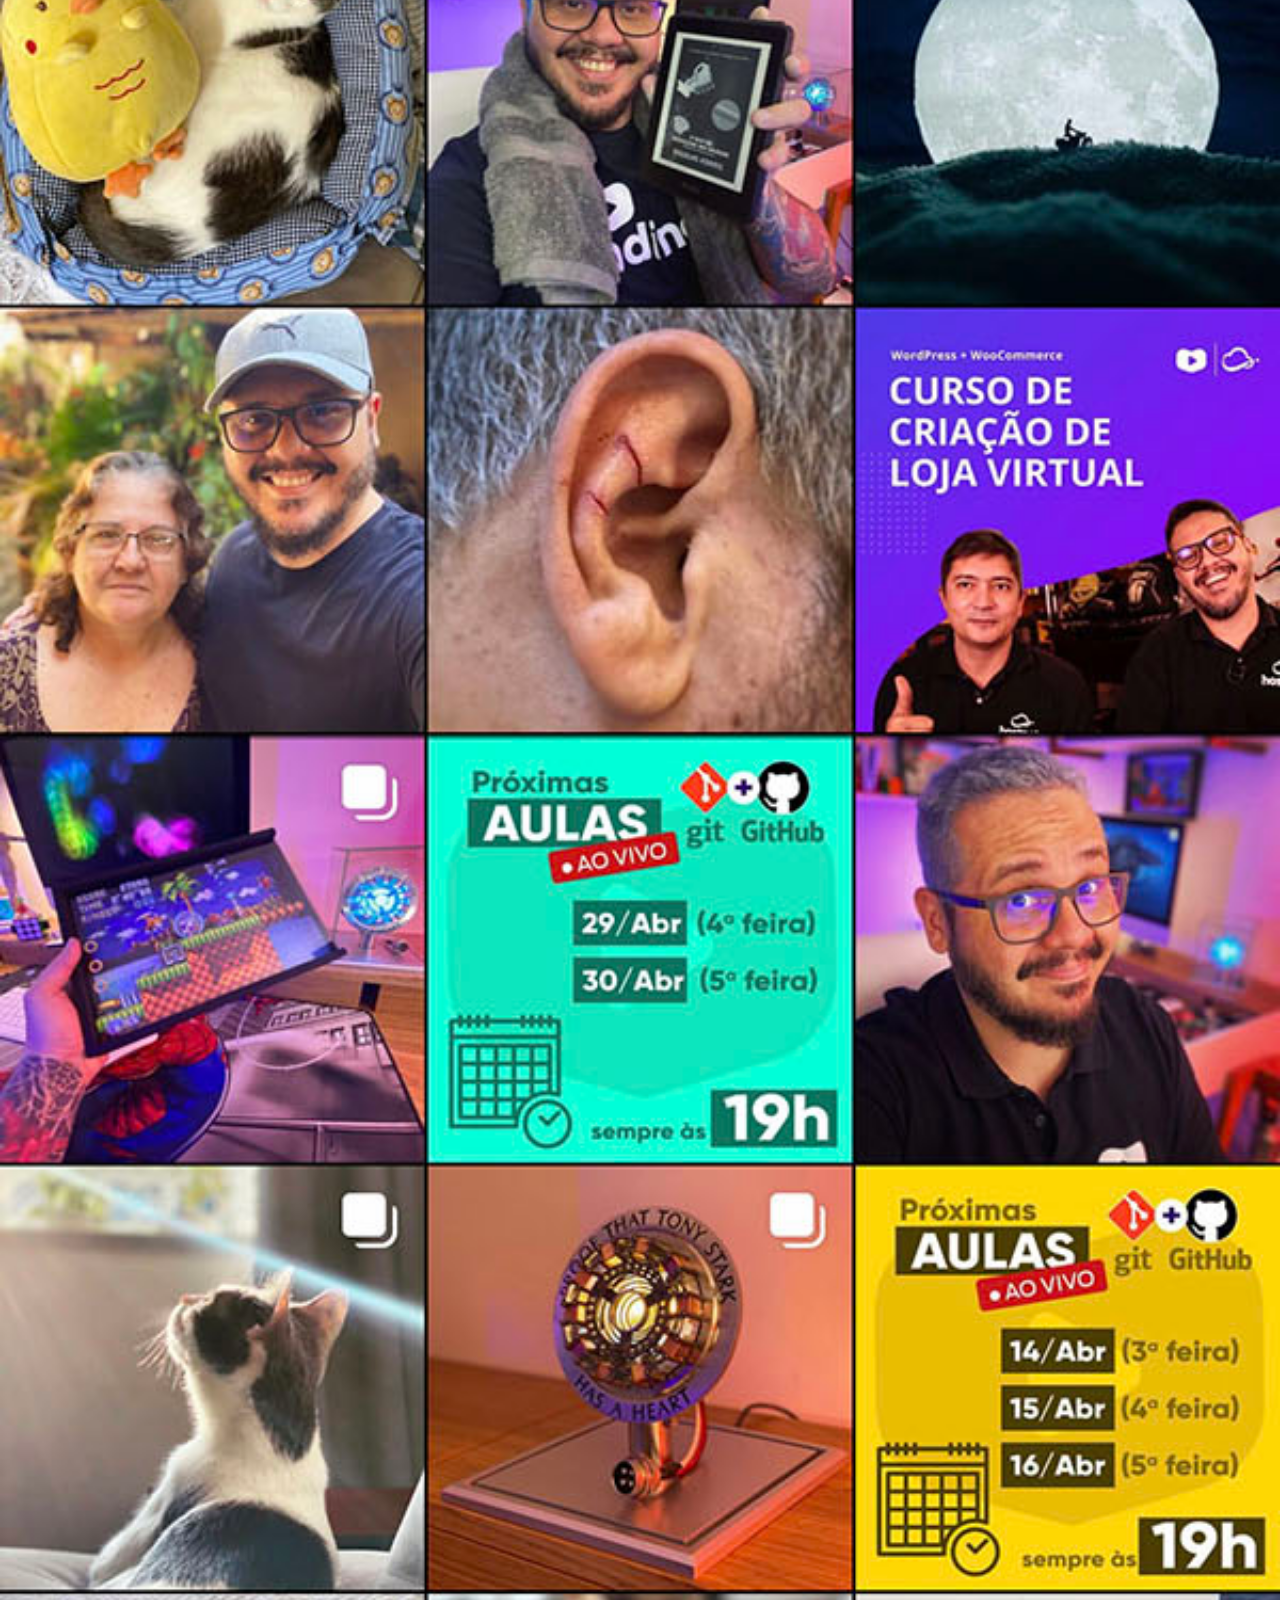
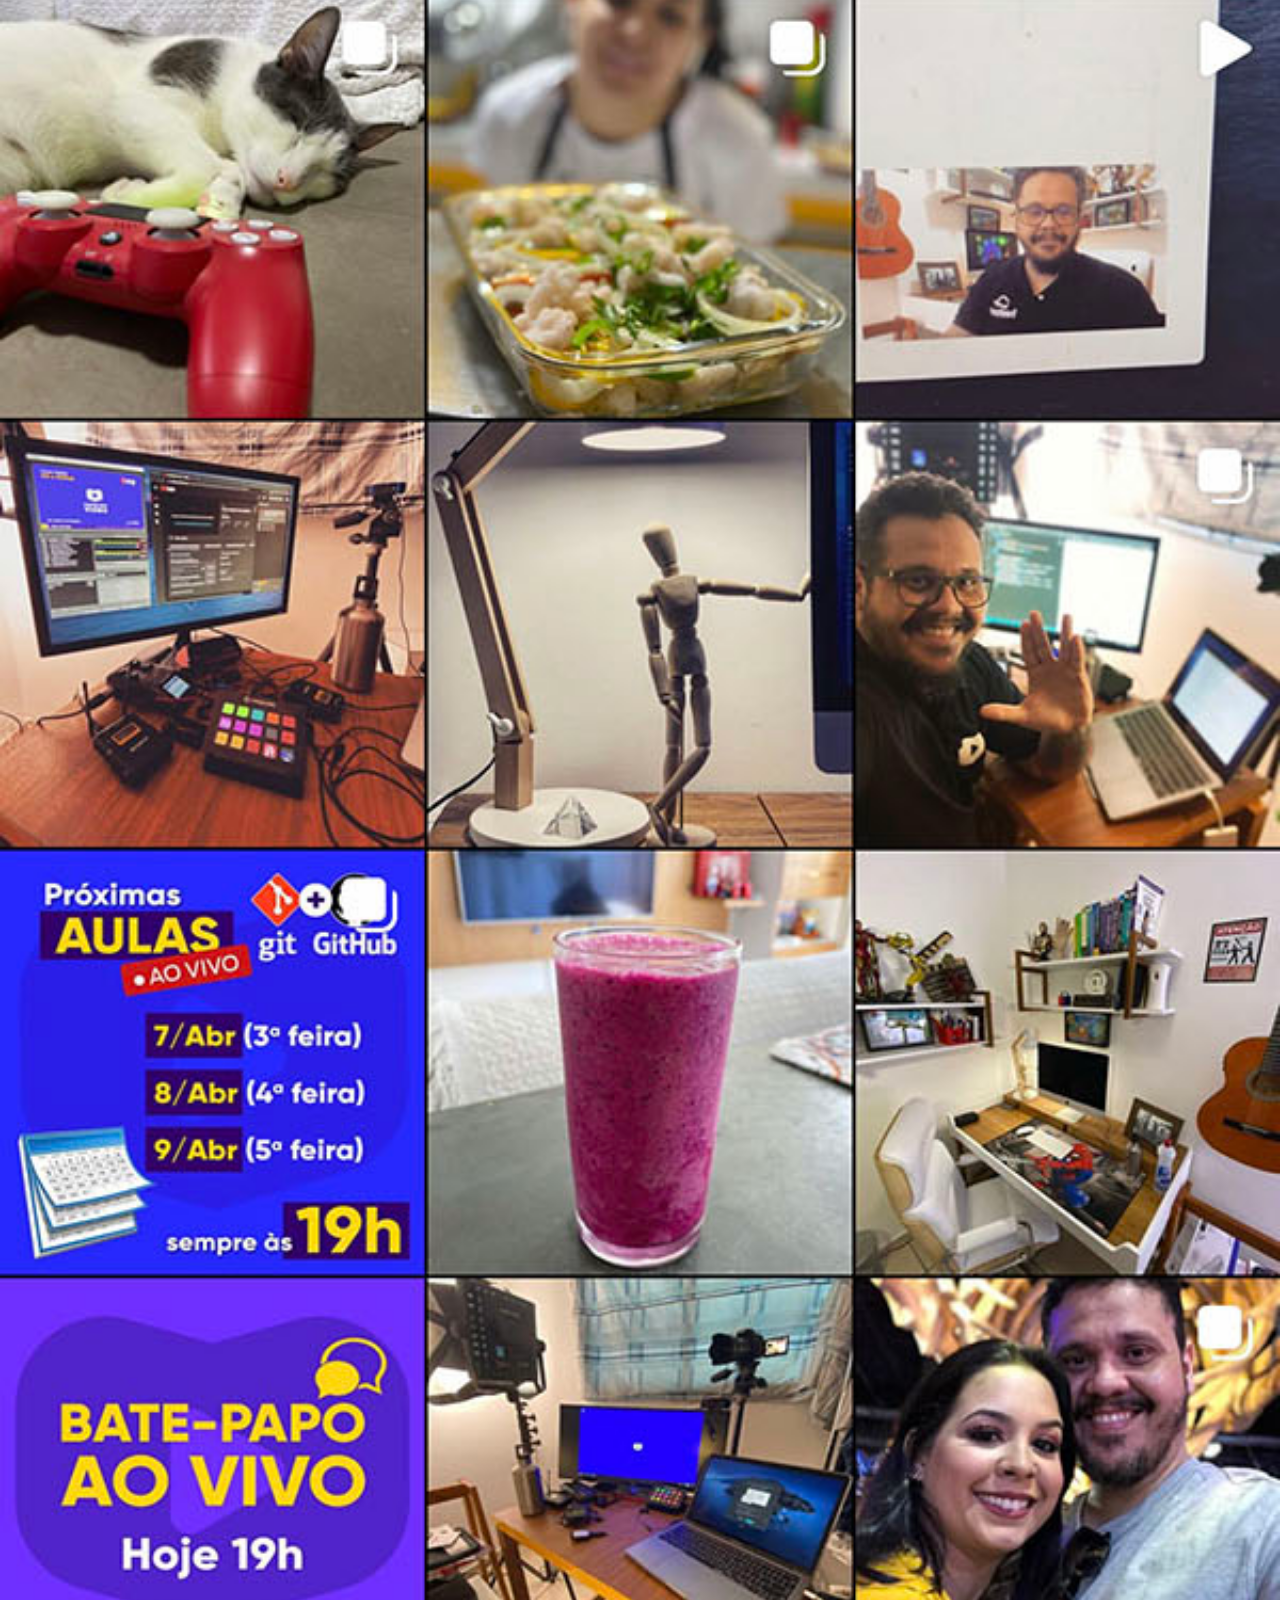
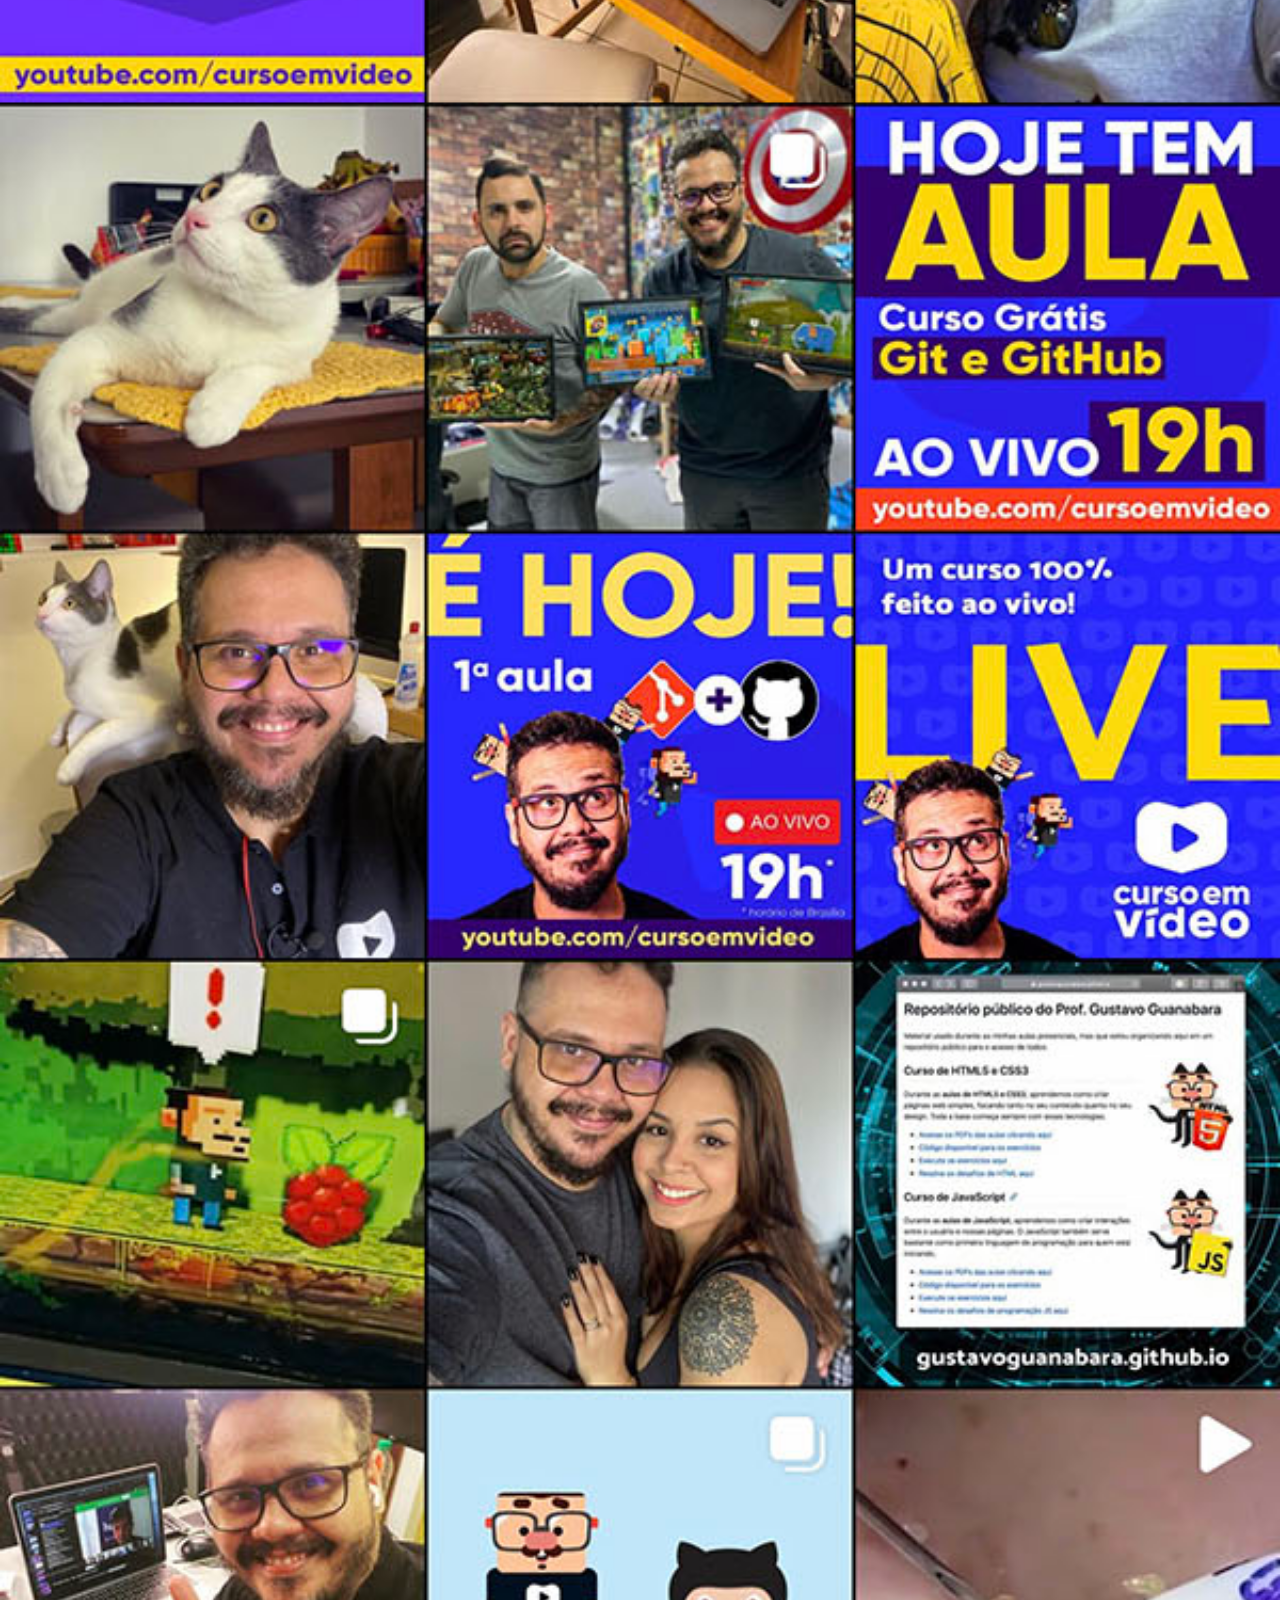
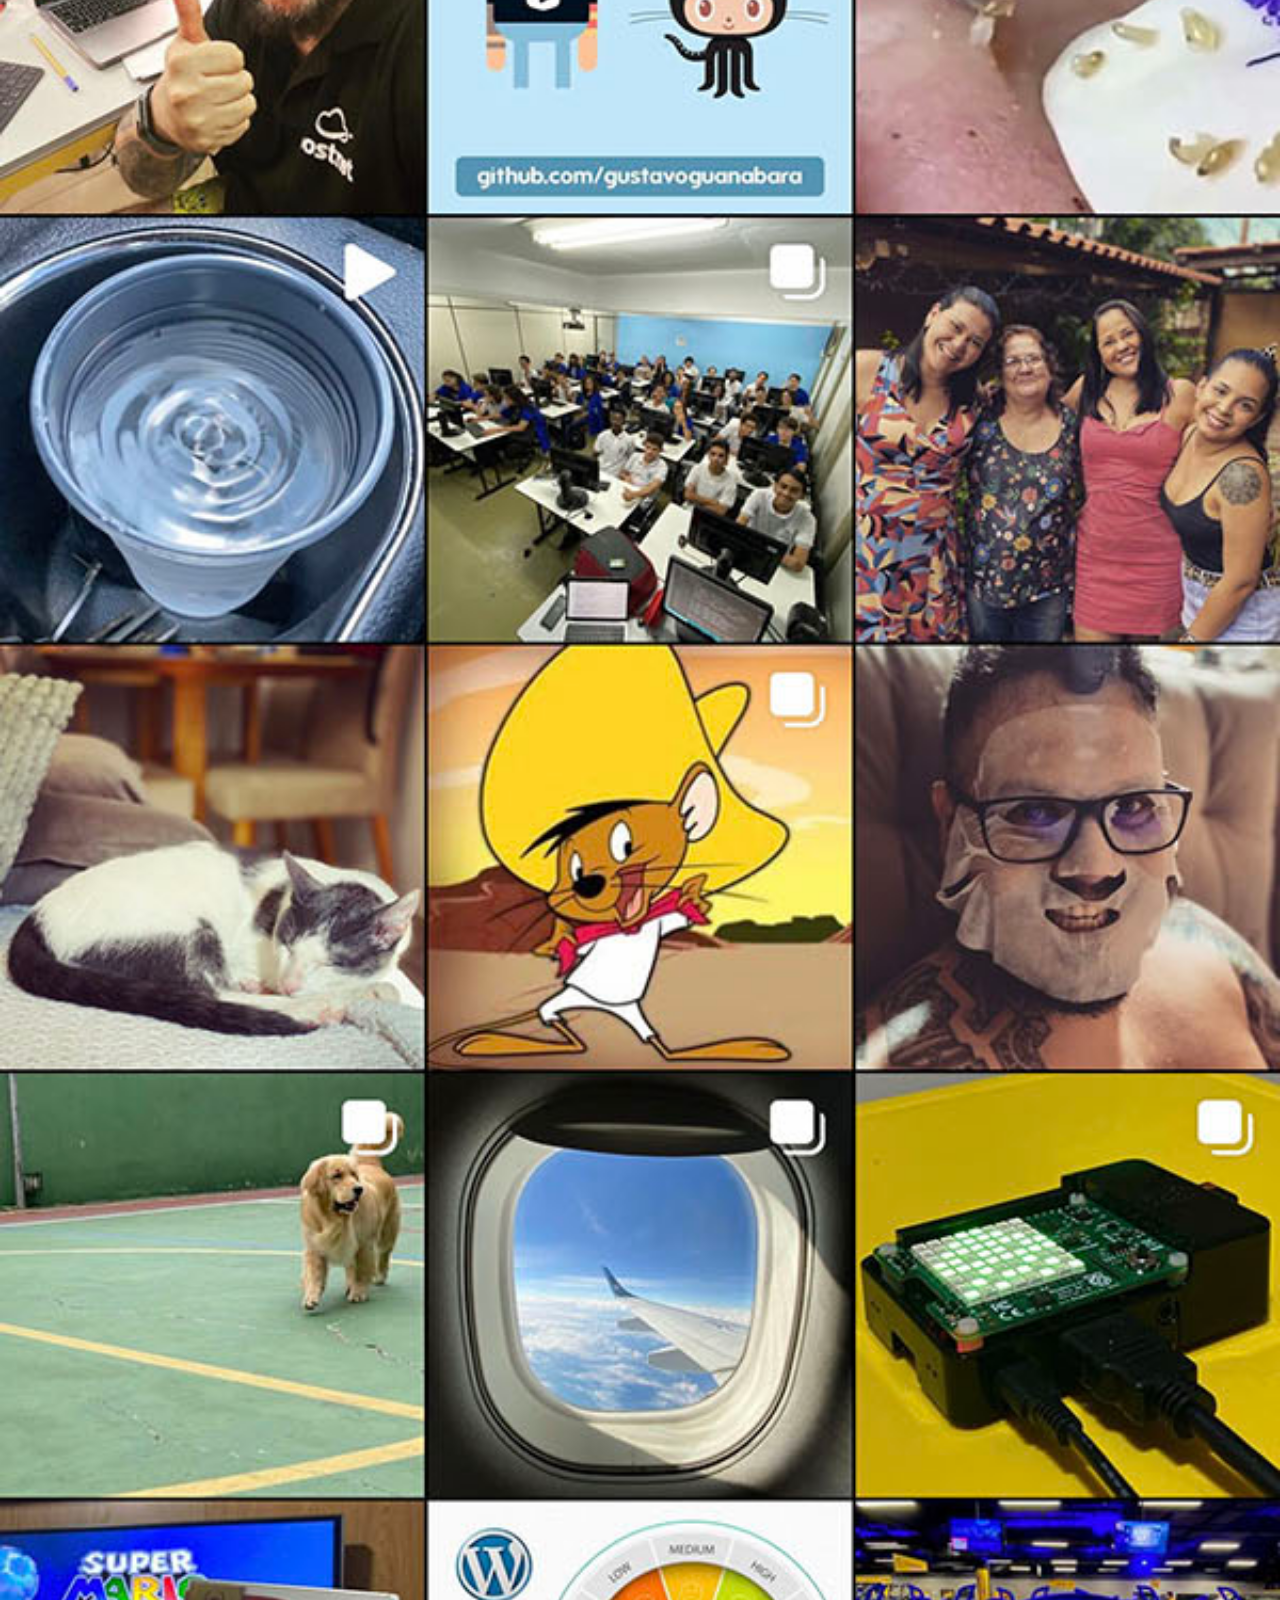
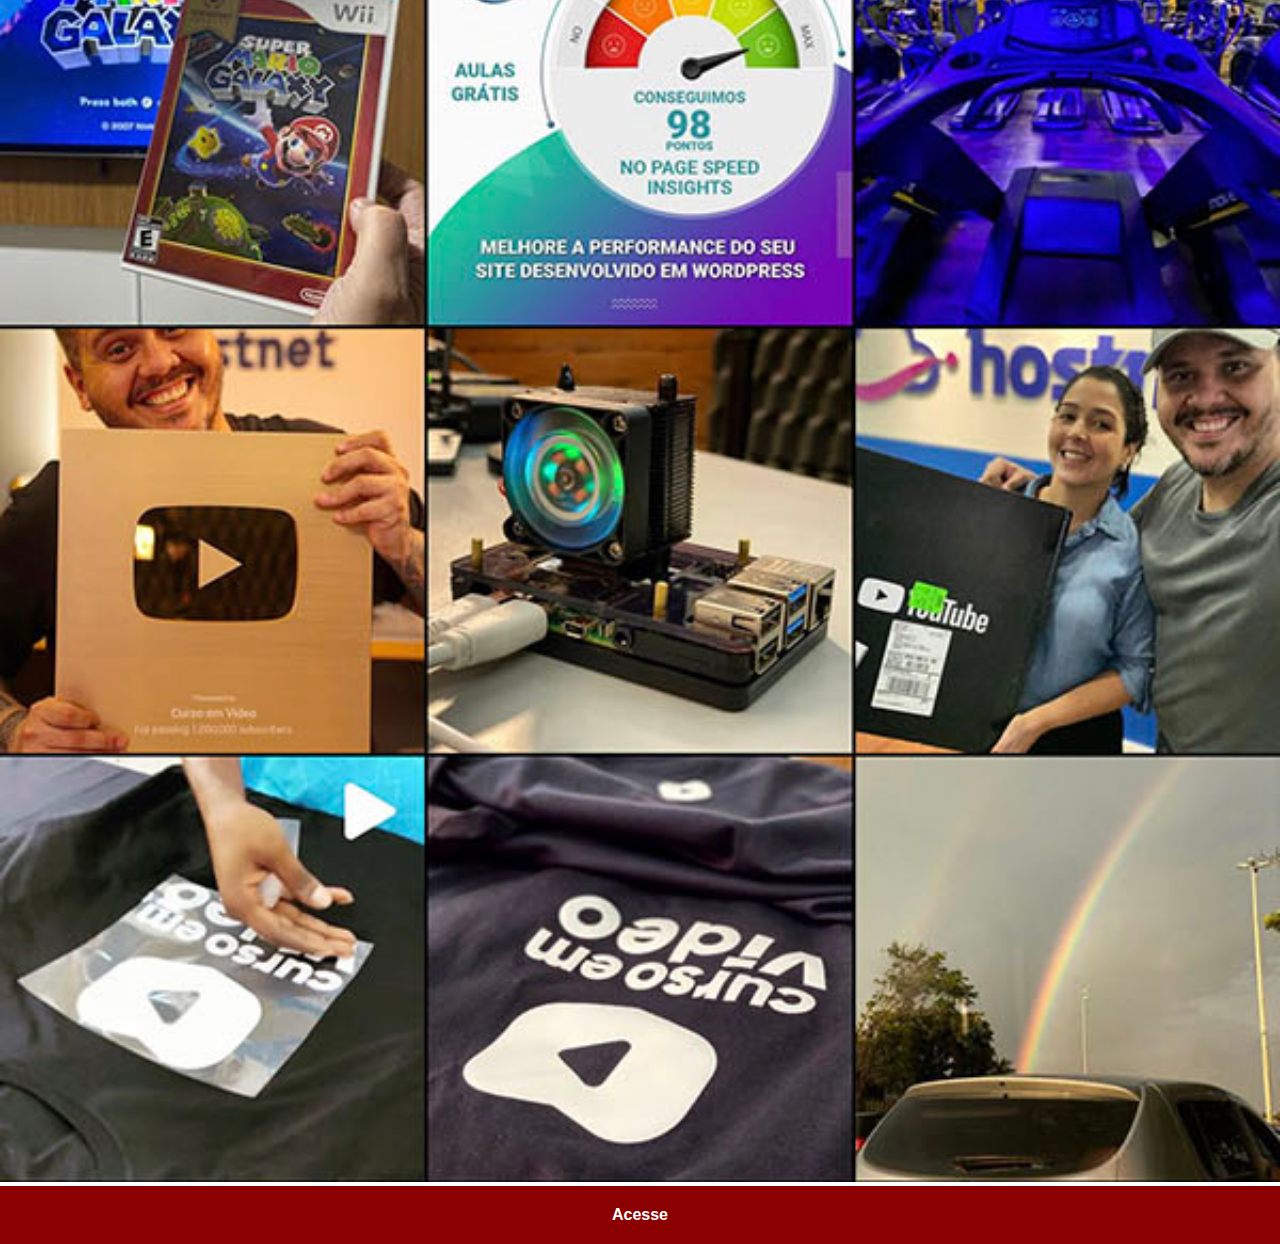
<file: tela-instagram.html>
<!DOCTYPE html>
<html lang="en">
<head>
    <meta charset="UTF-8">
    <meta http-equiv="X-UA-Compatible" content="IE=edge">
    <meta name="viewport" content="width=device-width, initial-scale=1.0">
    <link rel="stylesheet" href="estilos/social.css">
    <title>Tela Instagram</title>
</head>
<body>
    <img src="imagens/tela-instagram.jpg" alt="">
    <a href="https://www.instagram.com/gustavoguanabara/?hl=en" target="_blank">Acesse </a>
</body>
</html>
</file>
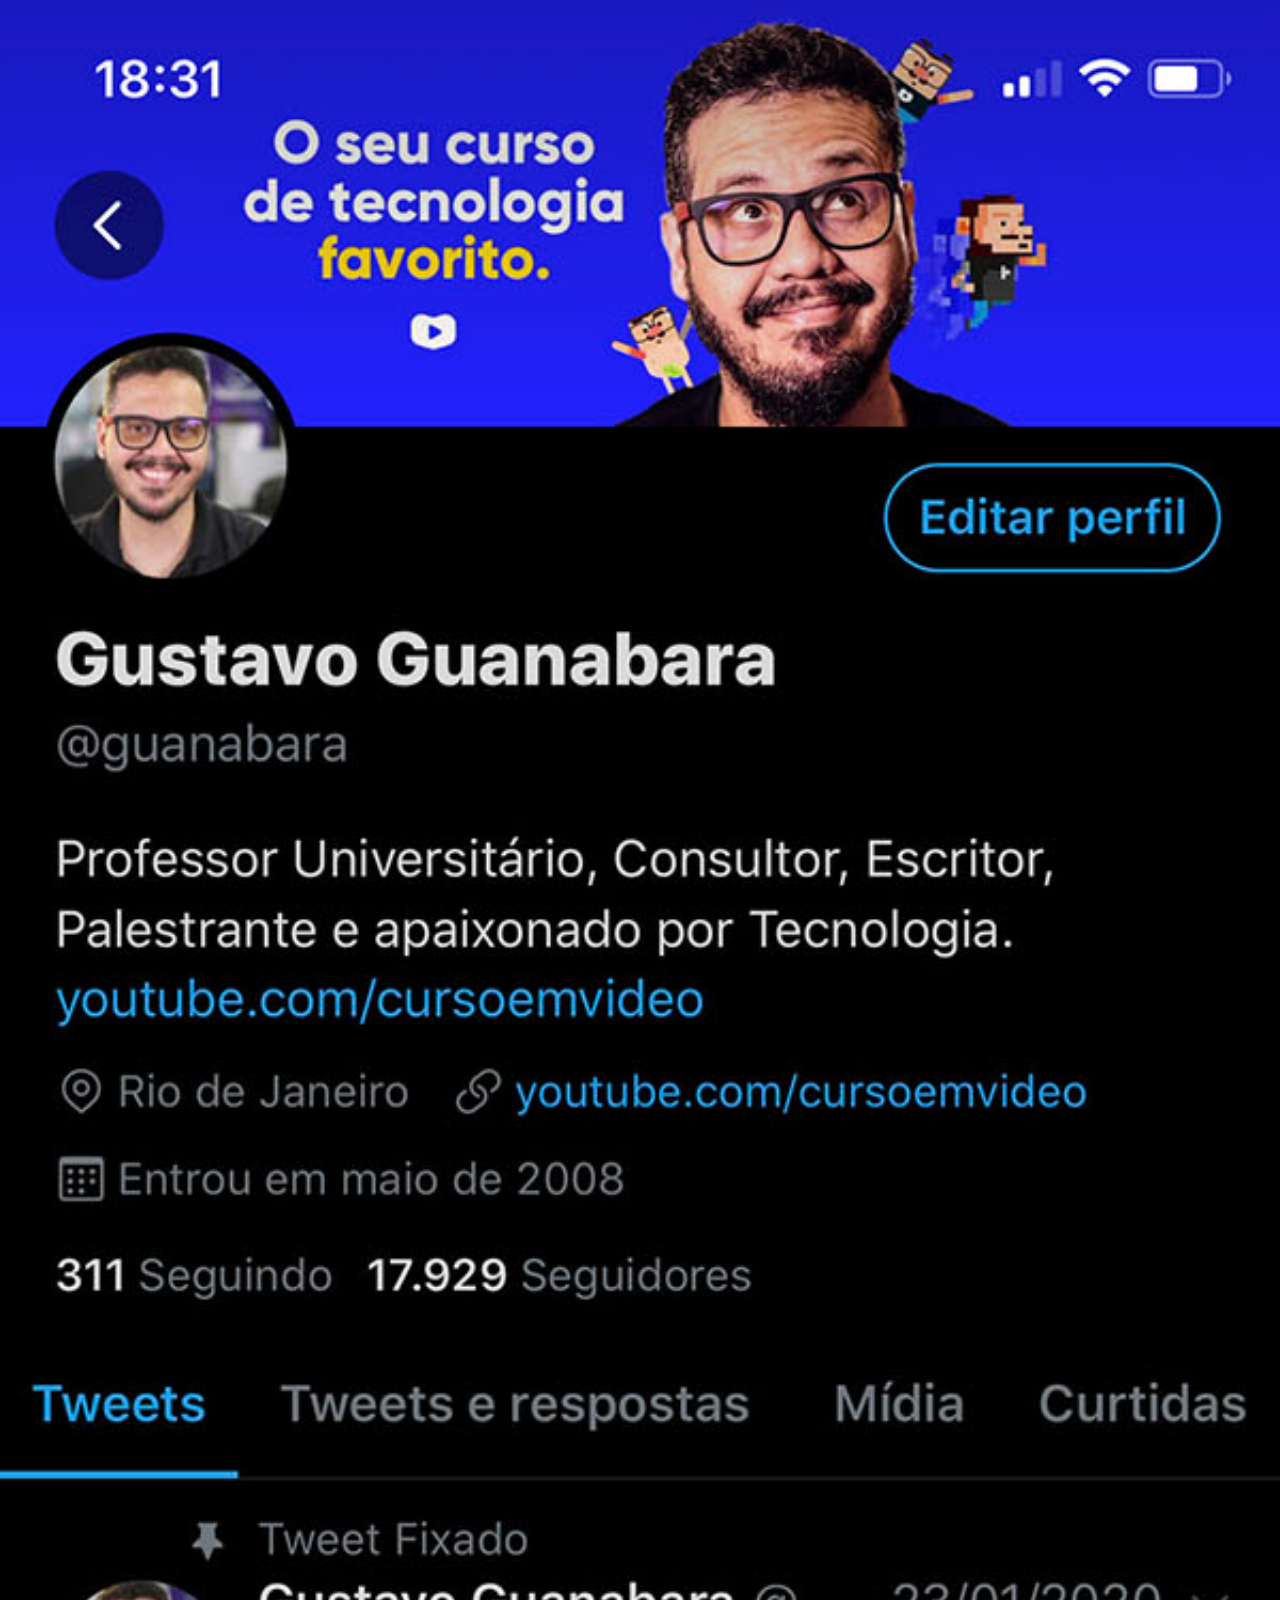
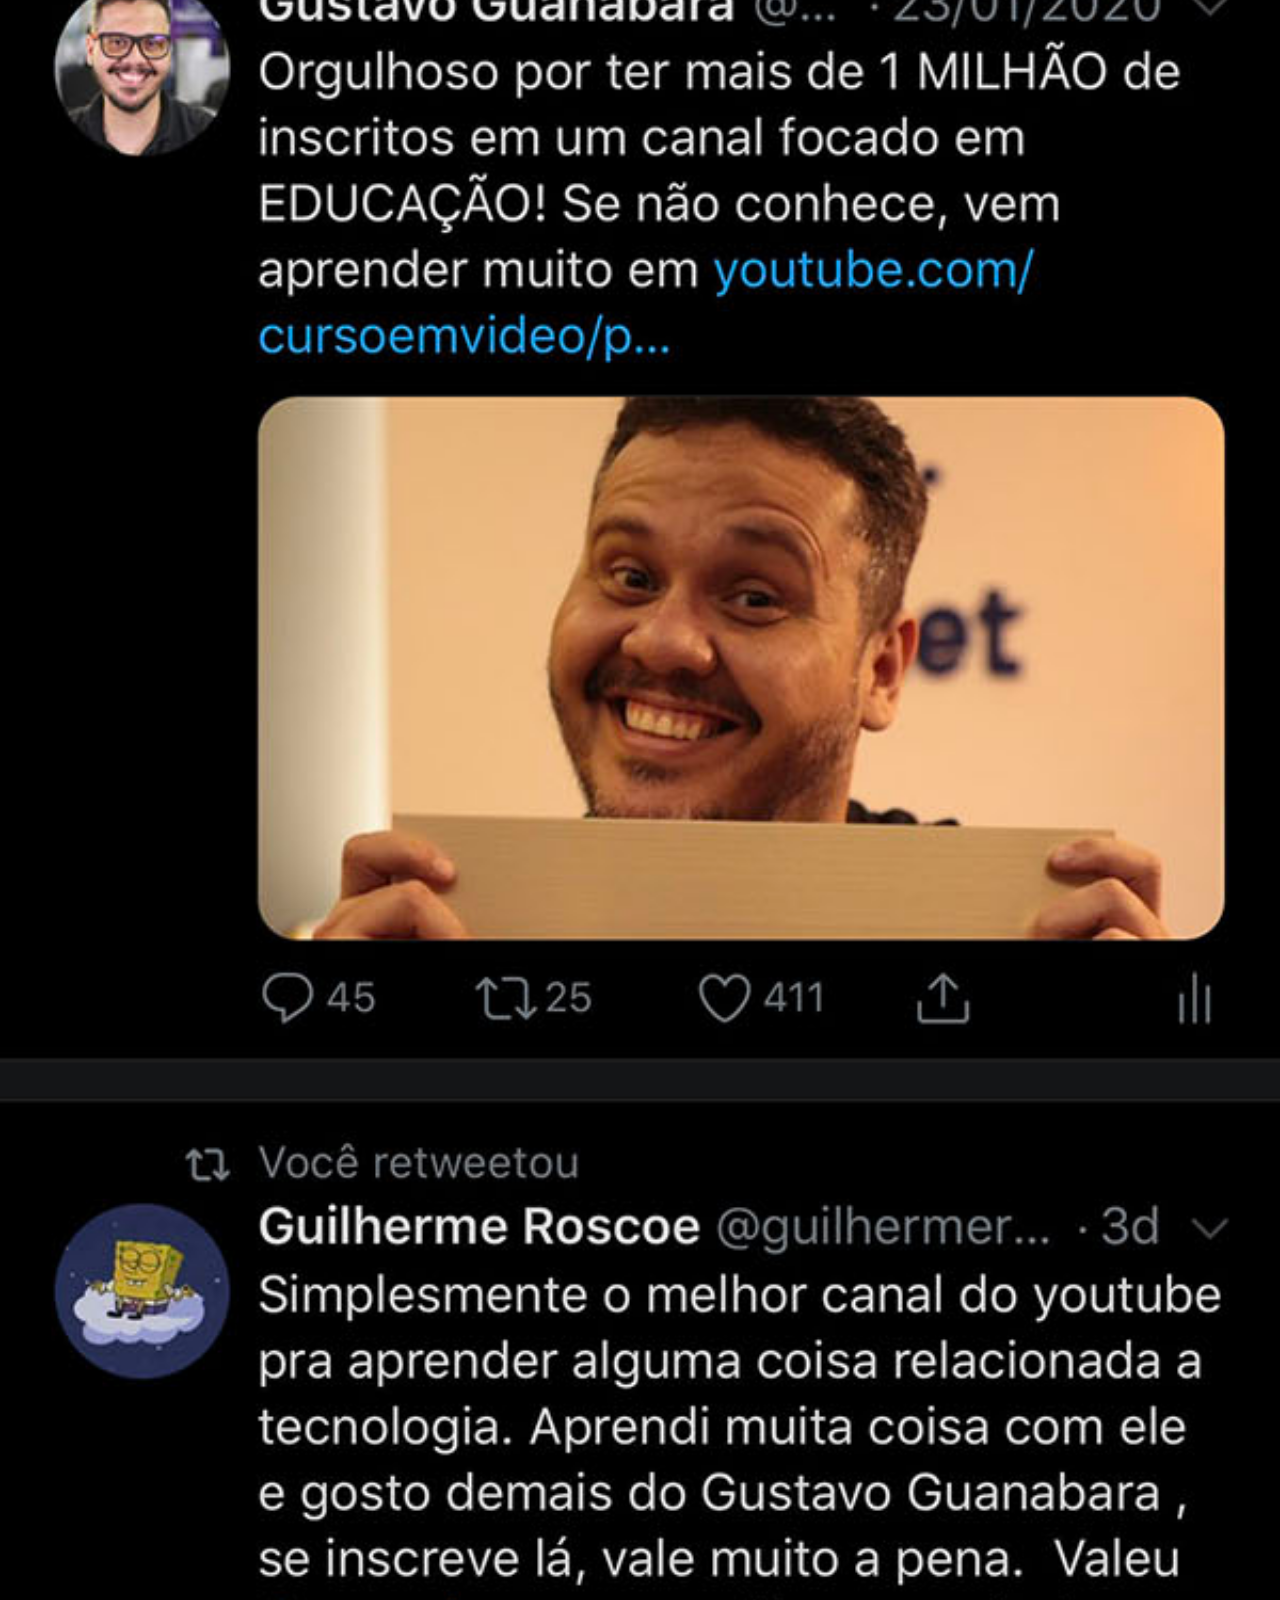
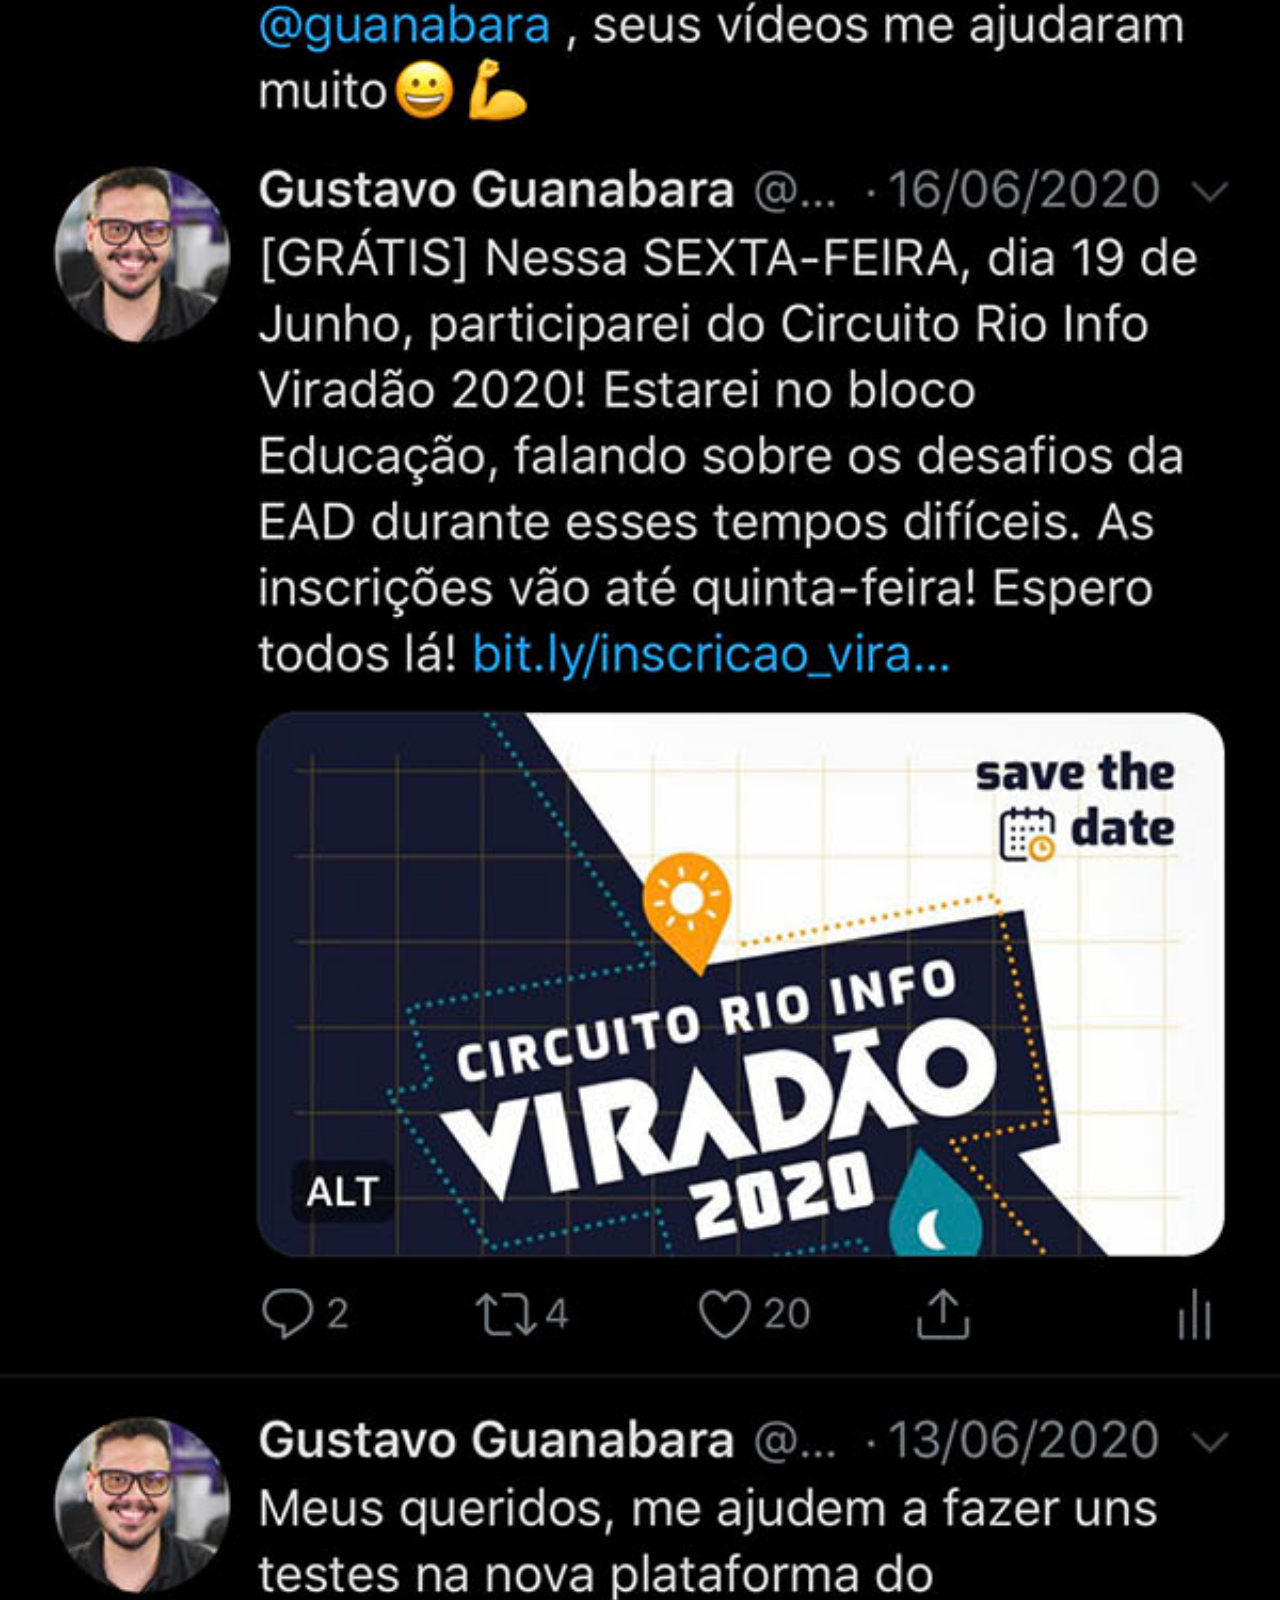
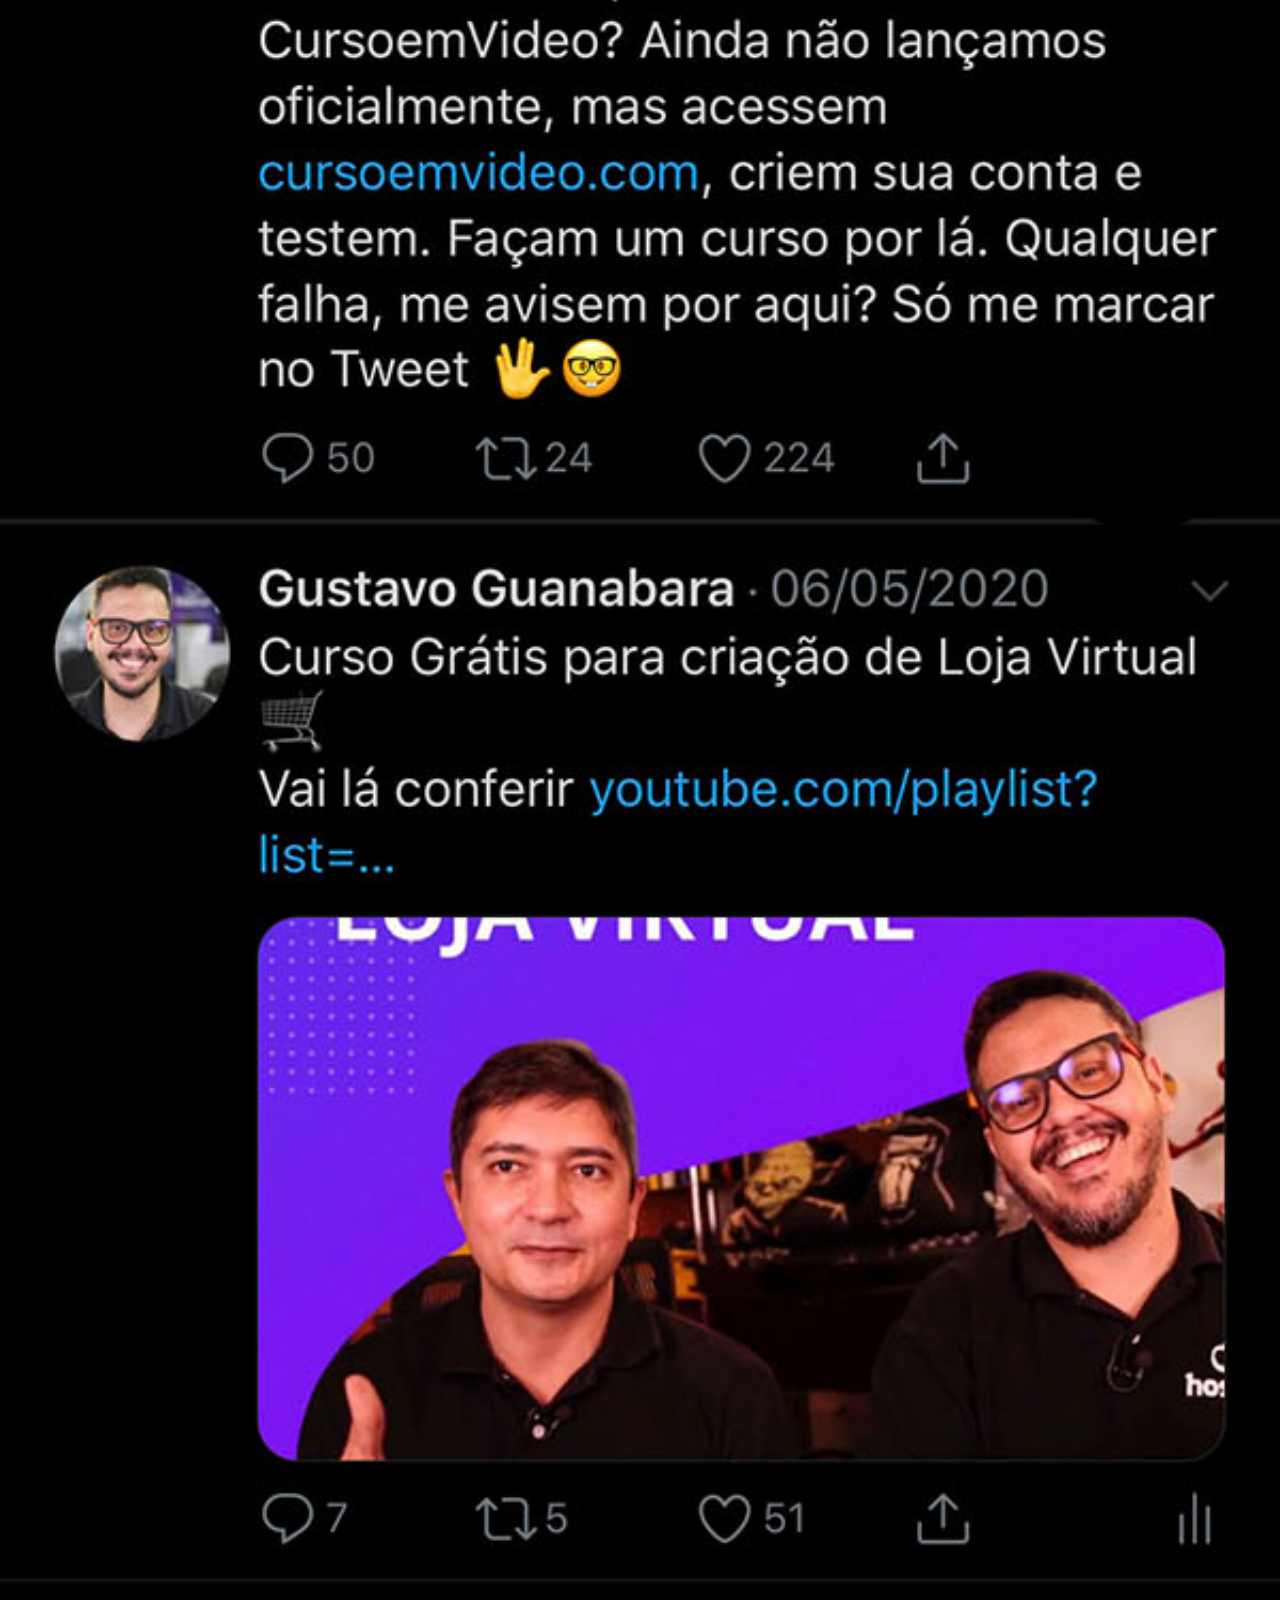
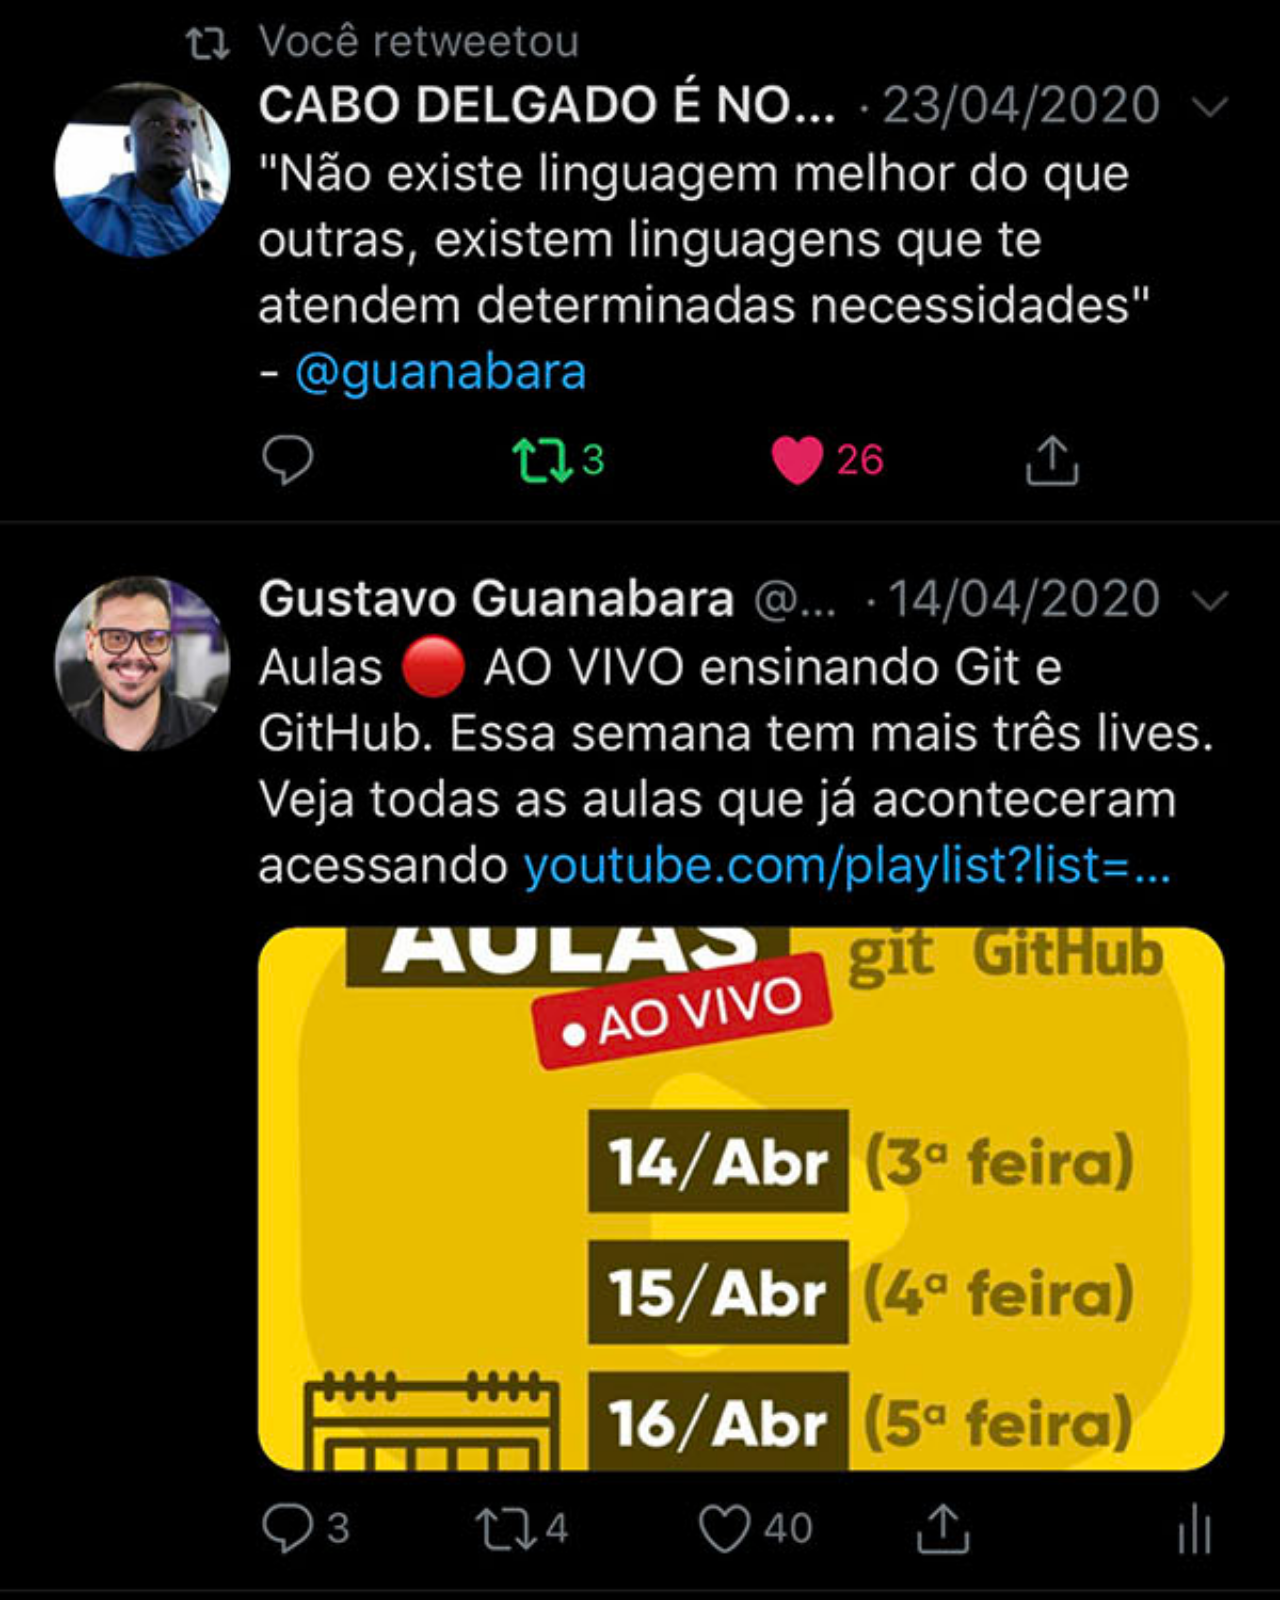
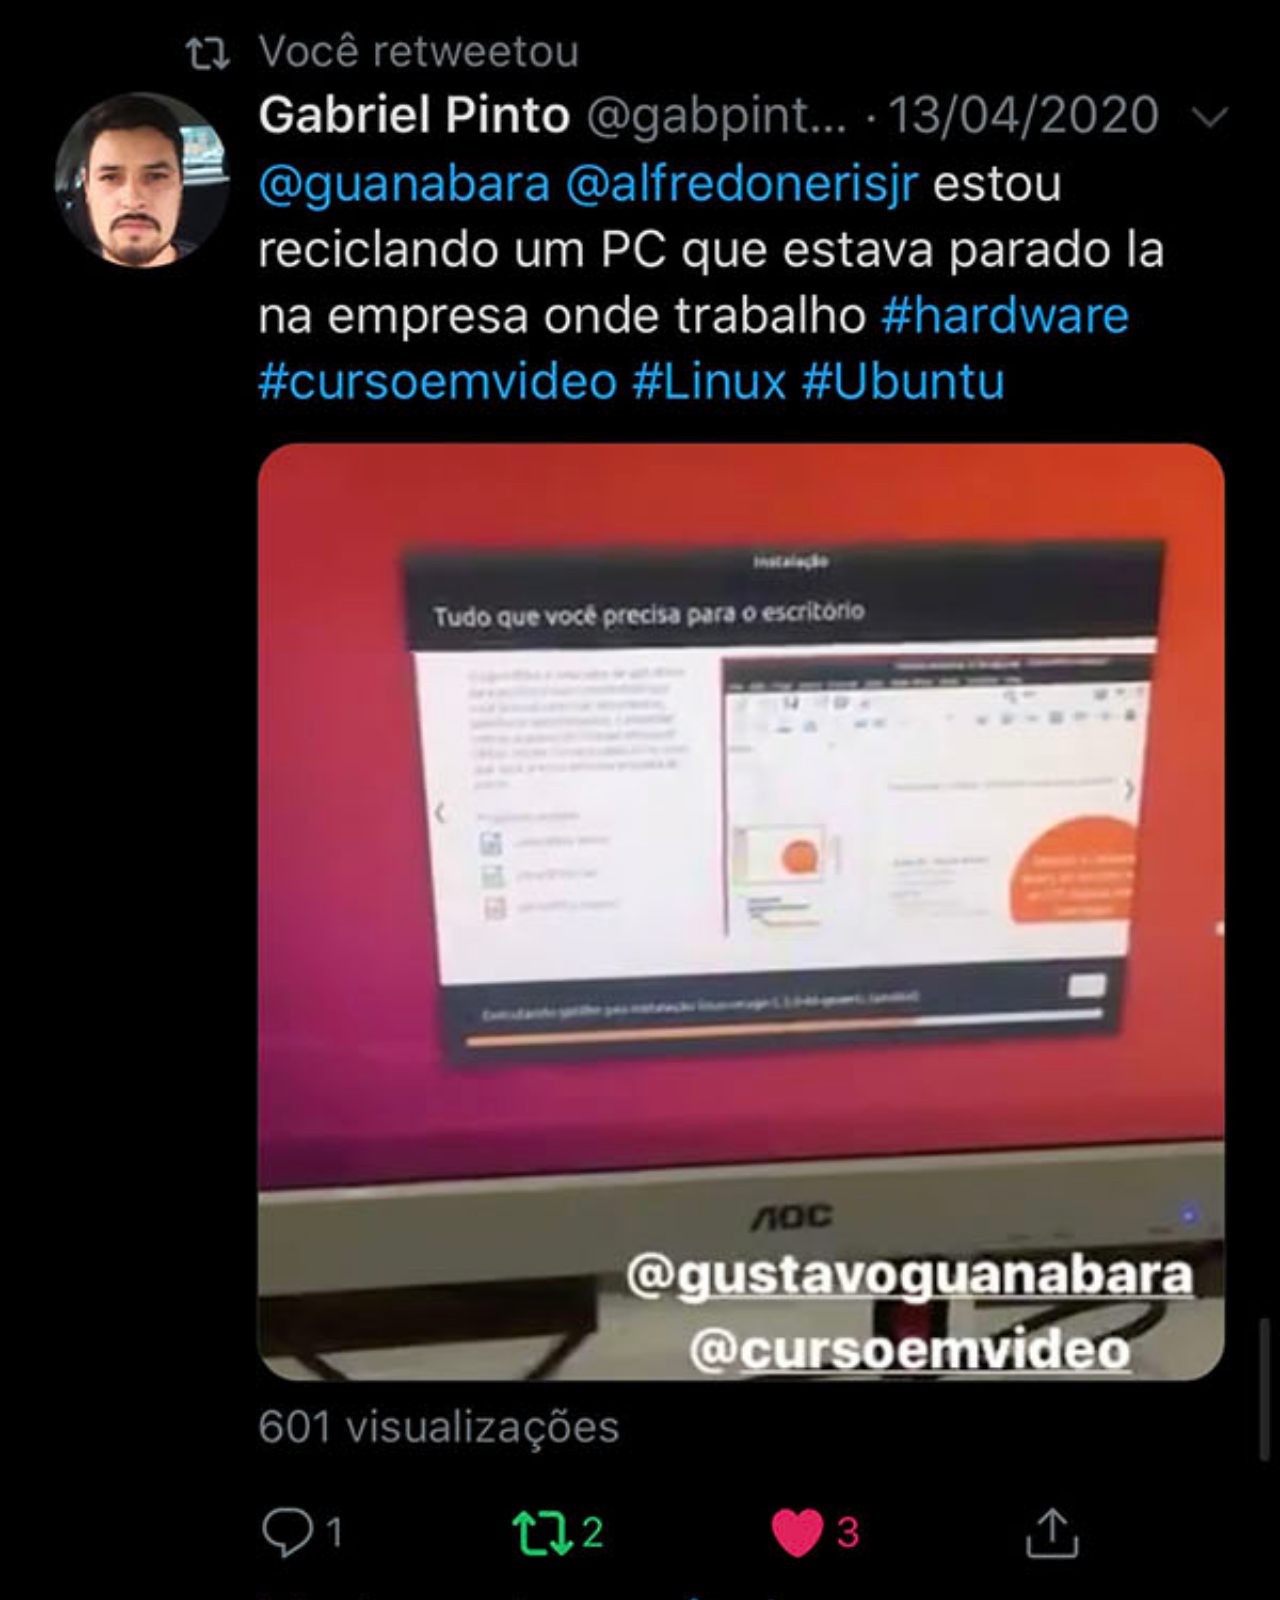
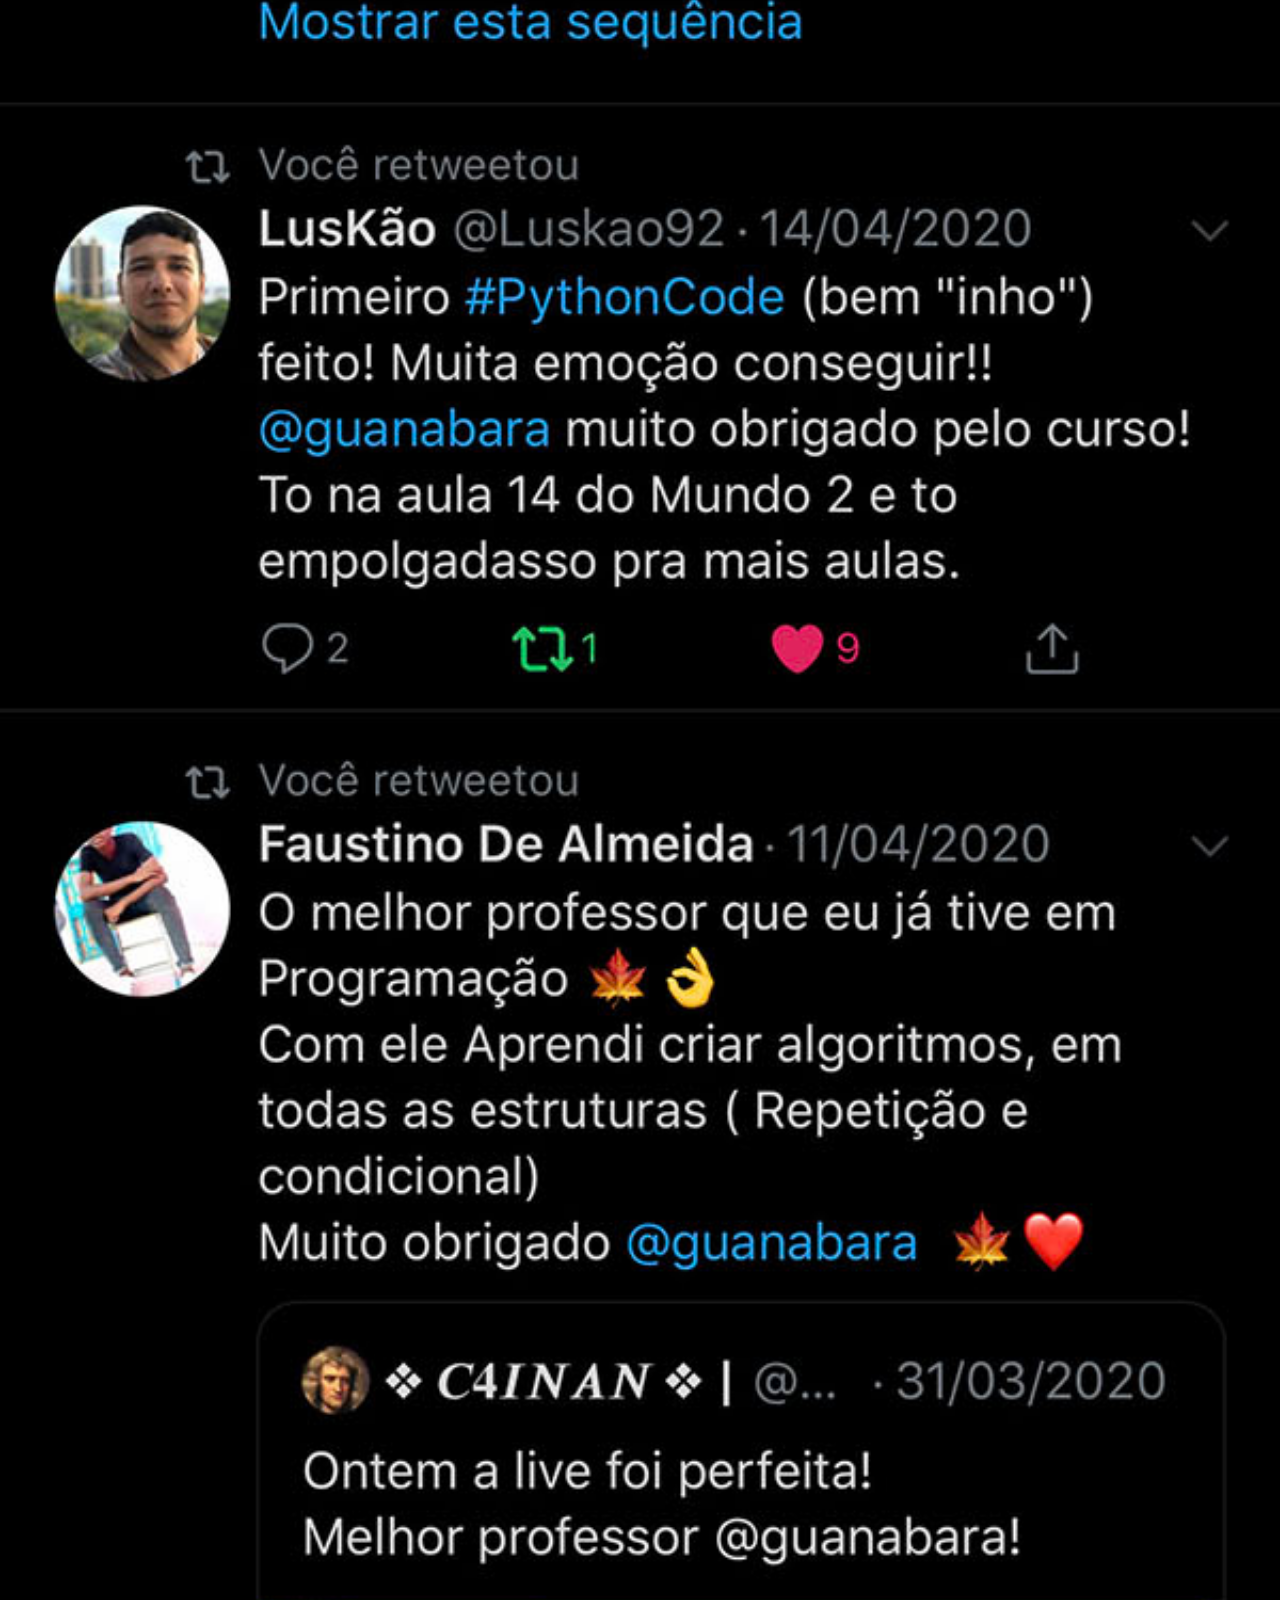
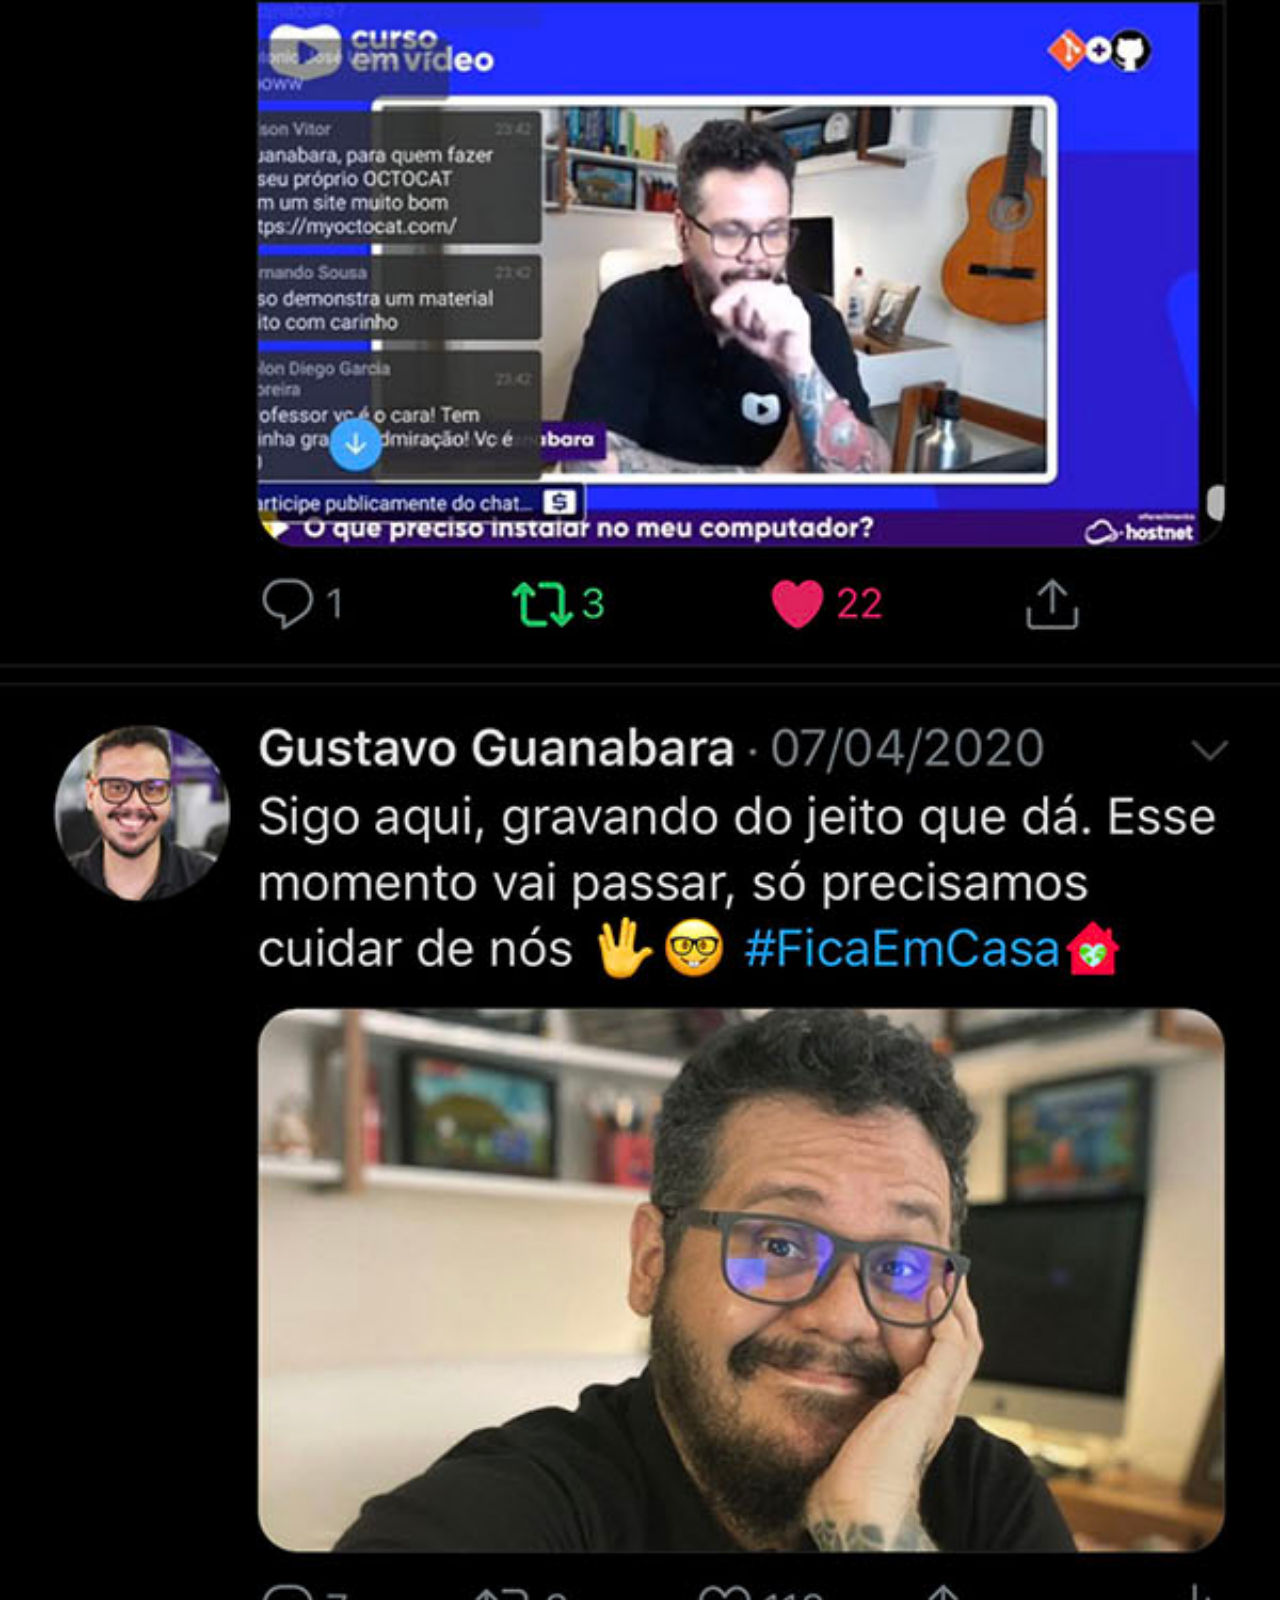
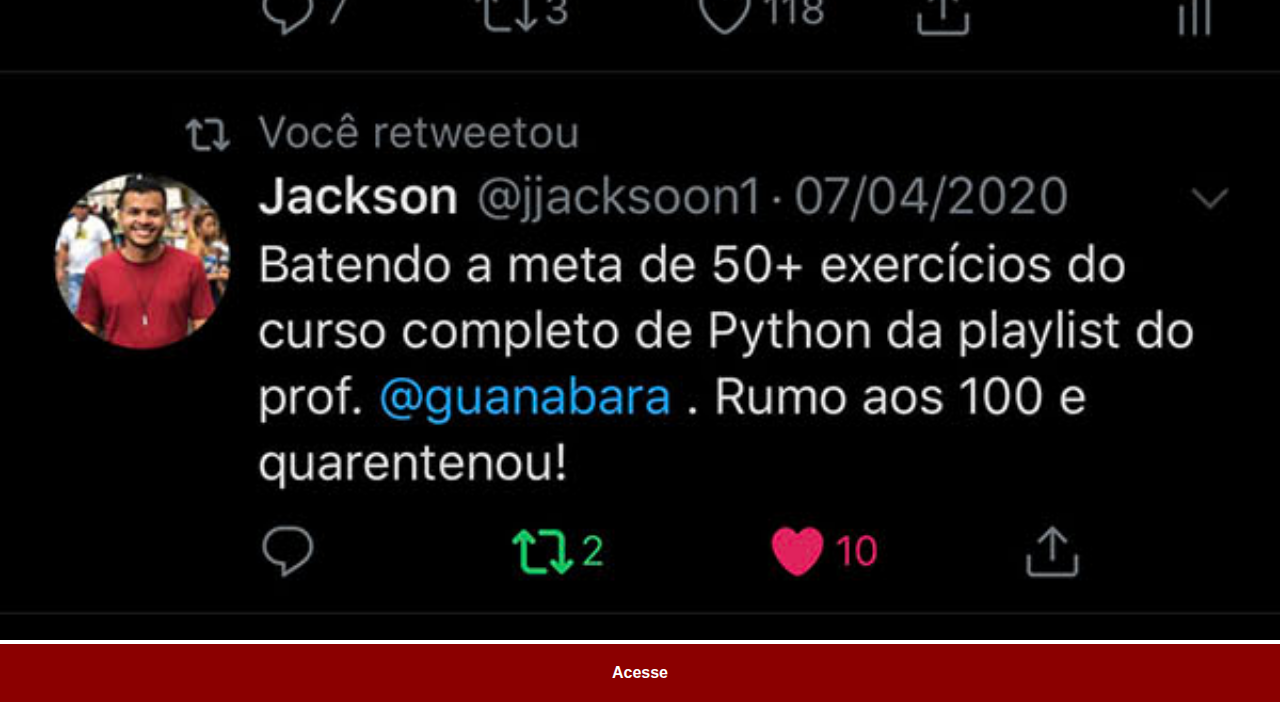
<file: tela-twitter.html>
<!DOCTYPE html>
<html lang="en">
<head>
    <meta charset="UTF-8">
    <meta http-equiv="X-UA-Compatible" content="IE=edge">
    <meta name="viewport" content="width=device-width, initial-scale=1.0">
    <link rel="stylesheet" href="estilos/social.css">
    <title>Tela Twitter</title>
</head>
<body>
    <img src="imagens/tela-twitter.jpg" alt="">
    <a href="https://twitter.com/guanabara" target="_blank">Acesse </a>
</body>
</html>
</file>
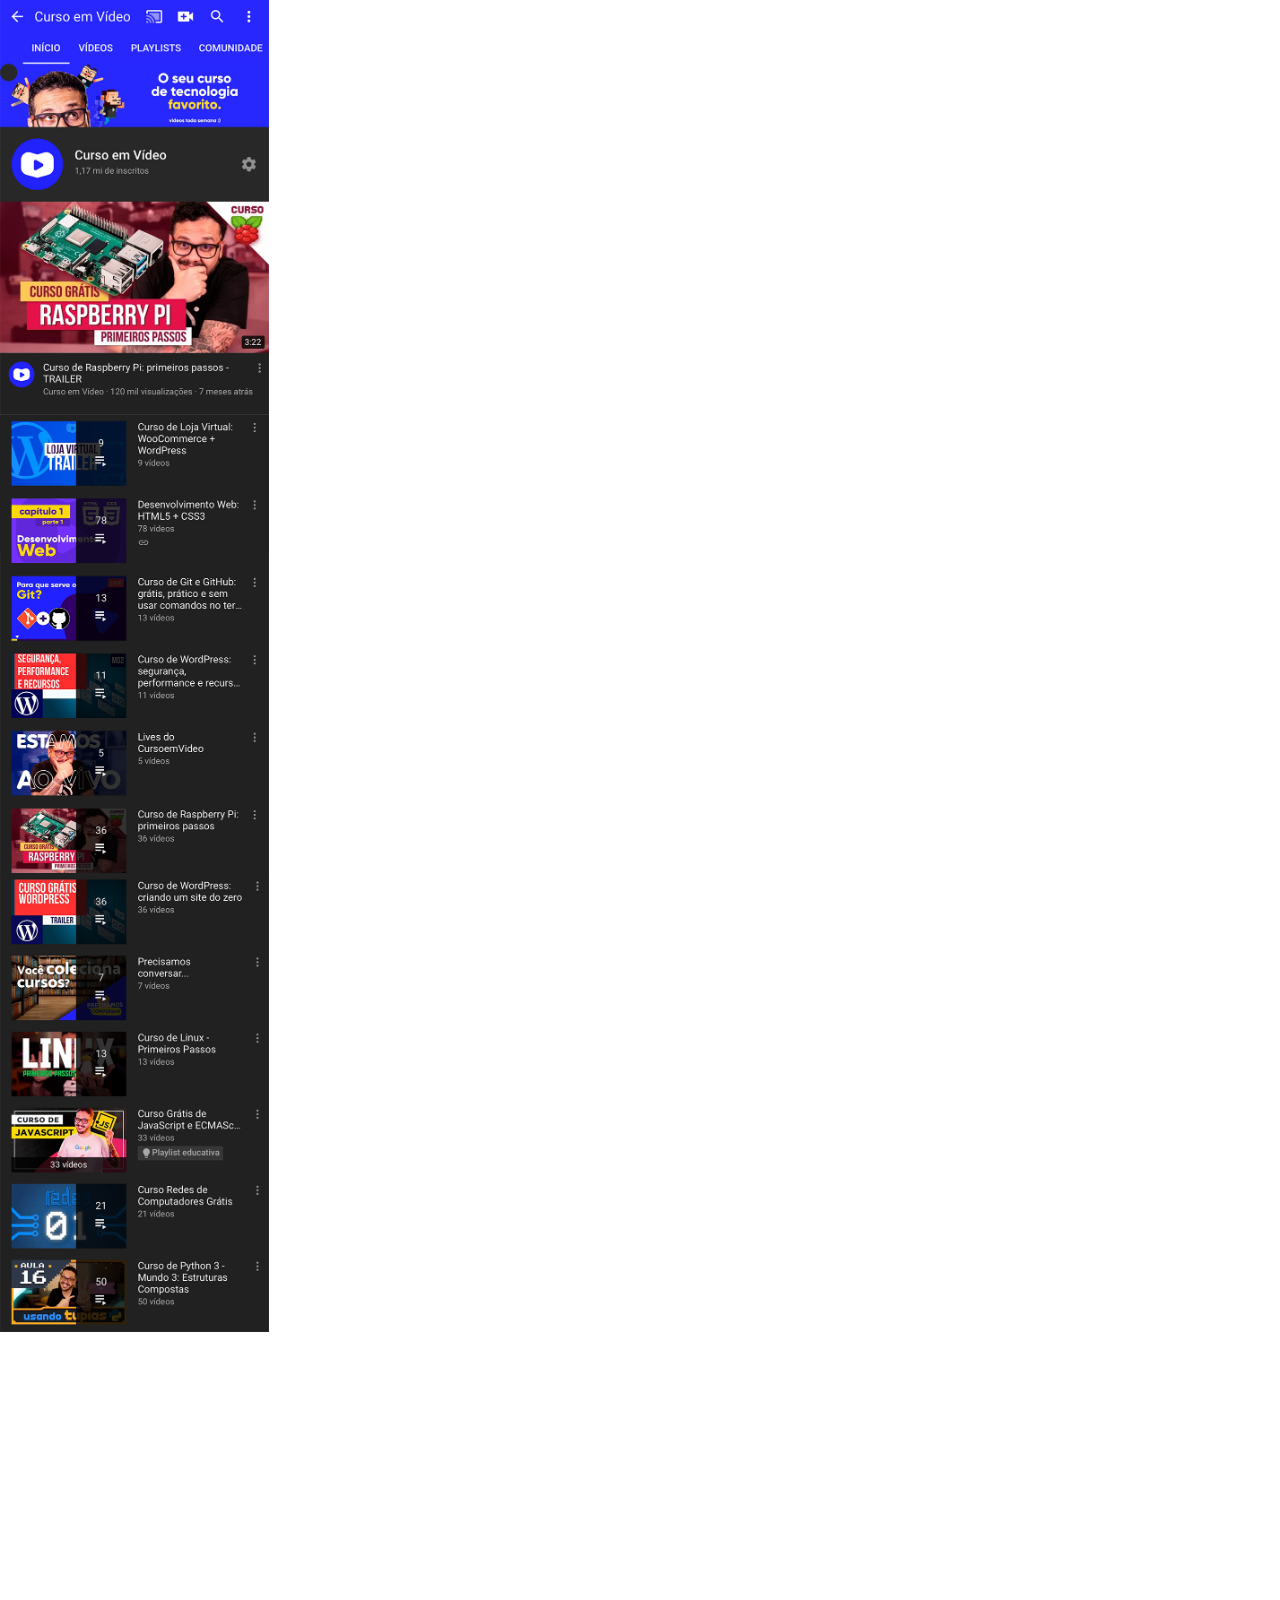
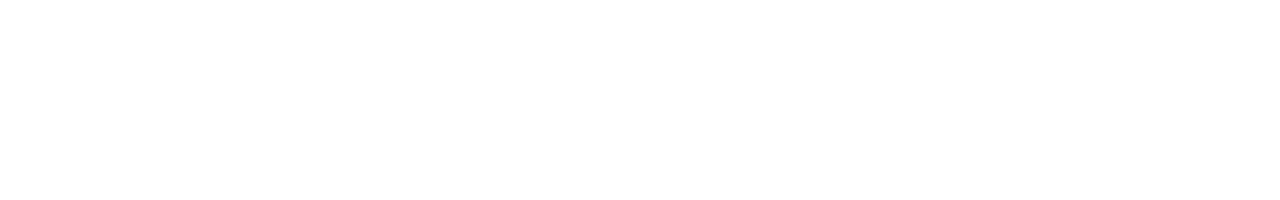
<file: tela-youtube.html>
<!DOCTYPE html>
<html lang="pt-br">
<head>
    <meta charset="UTF-8">
    <meta http-equiv="X-UA-Compatible" content="IE=edge">
    <meta name="viewport" content="width=device-width, initial-scale=1.0">
    <title>Tela youtube</title>
    <style>
        *{
            margin:0px;
            padding: 0px;
        }
        div{
            background-image: url(imagens/tela-youtube.png);
            background-size: 100%;
            background-repeat: no-repeat;
            height: 200vh;
            width: 269px;
        }
    </style>
</head>
<body>
    <div></div>
</body>
</html>
</file>
<file: estilos/style.css>
@charset "UTF-8";

* {
  padding: 0px;
  margin: 0px;
  font-family: Arial, Helvetica, sans-serif;
}
html,
body {
  height: 100vh;
  width: 100vw;
  background-color: black;
}

body {
  background-image: url(../imagens/fundo-madeira.jpg);
  background-position: top center;
  background-repeat: no-repeat;
  background-size: cover;
  background-attachment: fixed;
}
main {
  position: relative;
  height: 100vh;
}
#celular {
  position: absolute;
  top: 50%;
  left: 50%;
  transform: translate(-50%, -50%);
  background-image: url(../imagens/frame-iphone.png);
  background-repeat: no-repeat;
  height: 627px;
  width: 311px;
}
#celular iframe {
  position: relative;
  top: 80px;
  left: 22px;
  width: 267px;
  height: 471px;
}
#botoes {
  text-align: right;
}
#botoes img {
  width: 50px;
  margin: 10px;
  border-radius: 50%;
  box-shadow: 2px 2px 5px rgba(0, 0, 0, 0.4);
  box-sizing: border-box;
}
#botoes img:hover {
  border: 2px solid rgba(255, 255, 255, 0.637);
  transform: translate(-3px, -3px);
  box-shadow: 5px 5px 10px rgba(0, 0, 0, 0.623);
  transition: transform 0.3s, border 1s;
}
</file>
<file: estilos/social.css>
@charset "UTF-8";

*{
    padding: 0px;
    margin: 0px;
    font-family: Arial, Helvetica, sans-serif;
}

::-webkit-scrollbar{
    width: 0px;
    height: 0px;
}
img{
    width: 100vw;
}
a{
    display: block;
    background-color: darkred;
    color:white;
    padding: 20px;
    text-align: center;
    font-weight: bolder;
    text-decoration: none;
}
a:hover{
    background-color: red;
}
</file>
